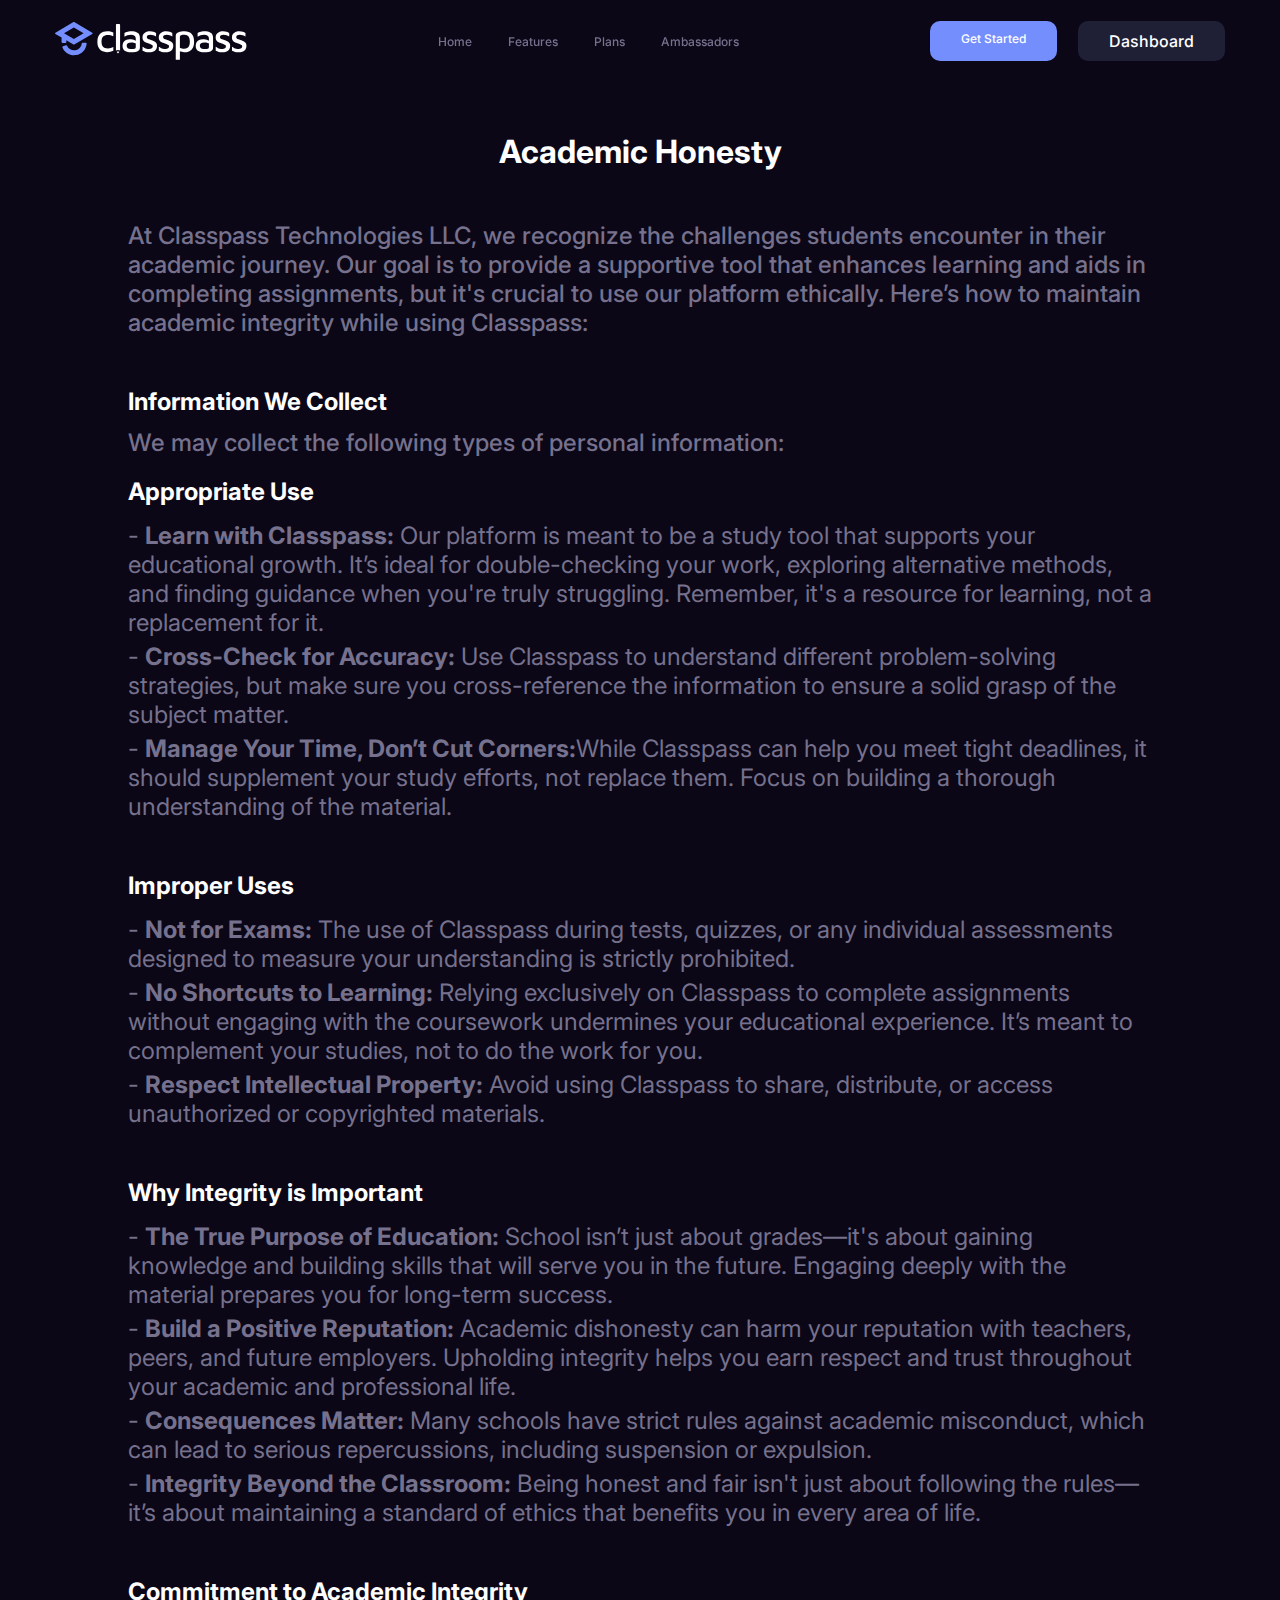
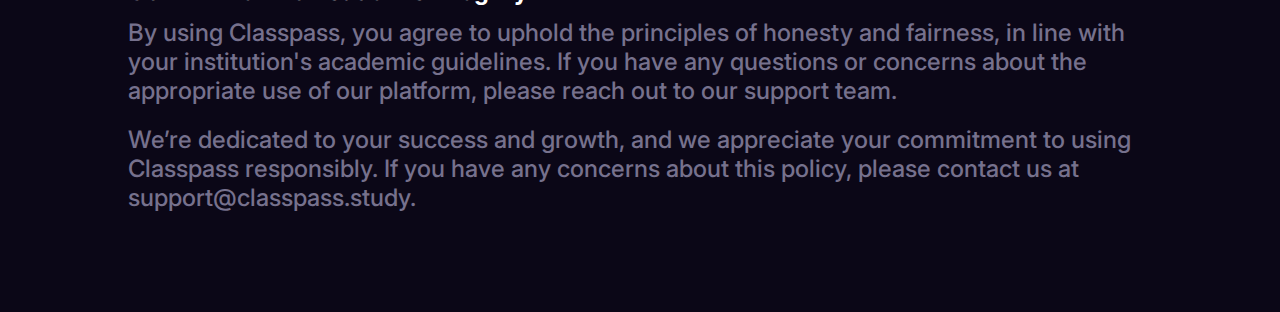
<file: academichonesty.html>
<!DOCTYPE html>
<html lang="en">

<head>
    <meta charset="UTF-8" />
    <meta name="viewport" content="width=device-width, initial-scale=1.0" />
    <link rel="stylesheet" href="./style.css" />
    <title>ClassPass Academic Honesty</title>
</head>

<body>
    <div class="wrapper">
        <div class="navbar">
            <div class="navbar-top">
                <img src="./assets/Logo.svg" class="main-logo" alt="logo" />
                <div class="nav-menu-items">
                    <a href="#">Home</a>
                    <a href="#value">Features</a>
                    <a href="#pricing">Plans</a>
                    <a href="https://docs.google.com/forms/d/e/1FAIpQLScdqOuhdnFWCz3MxbQGtO0qyktb3C2XpcFFq2kzeeshd9UUsw/viewform"
                        target="_blank">Ambassadors</a>
                </div>
                <div class="nav-btns">
                    <a href="https://dashboard.classpass.study/signup?trial=true" class="start-button">Get Started</a>
                    <a href="https://dashboard.classpass.study/signin" class="dashboard-button">Dashboard</a>
                </div>
            </div>
        </div>
        <div class="mobnav">
            <img src="./assets/Logo.svg" class="mobile-logo" alt="logo" />
            <div class="burger-container">

                <div id="burger">
                    <div class="bar topBar"></div>
                    <div class="bar btmBar"></div>
                </div>
            </div>
            <ul class="menu">
                <li class="menu-item"><a href="#">Home</a></li>
                <li class="menu-item"><a href="#value">Features</a></li>
                <li class="menu-item"><a href="#pricing">Plans</a></li>
                <li class="menu-item"><a href="#faq">FAQ</a></li>
                <li class="menu-item"><a
                        href="https://docs.google.com/forms/d/e/1FAIpQLScdqOuhdnFWCz3MxbQGtO0qyktb3C2XpcFFq2kzeeshd9UUsw/viewform"
                        target="_blank">Ambassadors</a></li>
                <div class="nav-btns-mob">
                    <a href="https://dashboard.classpass.study/signin" class="dashboard-button-mob">Dashboard</a>
                    <a href="https://dashboard.classpass.study/signup?trial=true" class="start-button-mob">Get
                        Started</a>
                </div>
            </ul>
        </div>
        <div class="extra_div">
            <h1 class="extra_h1">Academic Honesty</h1>
            <p class="extra_para">At Classpass Technologies LLC, we recognize the challenges students encounter in their
                academic journey. Our goal is to
                provide a supportive tool that enhances learning and aids in completing assignments, but it's crucial to
                use our
                platform ethically. Here’s how to maintain academic integrity while using Classpass:

            </p>
            <div class="extra_div">
                <h2 class="extra_h2">Information We Collect</h2>
                <p class="extra_para">We may collect the following types of personal information:

                </p>

                <h2 class="extra_h2" style="margin-top: 20px;">Appropriate Use</h2>
                <ul class="extra_ul">
                    <li class="extra_li">- <span class="extra_li_span">Learn with Classpass:</span> Our platform is
                        meant to be a study tool that supports your educational growth. It’s ideal for double-checking
                        your
                        work, exploring alternative methods, and finding guidance when you're truly struggling.
                        Remember, it's a resource for
                        learning, not a replacement for it.
                    </li>
                    <li class="extra_li">- <span class="extra_li_span">Cross-Check for Accuracy:</span> Use Classpass to
                        understand different problem-solving strategies, but make sure you cross-reference the
                        information to
                        ensure a solid grasp of the subject matter.
                    </li>
                    <li class="extra_li">- <span class="extra_li_span">Manage Your Time, Don’t Cut Corners:</span>While
                        Classpass can help you meet tight deadlines, it should supplement your study efforts, not
                        replace them. Focus on
                        building a thorough understanding of the material.</li>
                </ul>
            </div>
            <div class="extra_div">
                <h2 class="extra_h2">Improper Uses</h2>
                <ul class="extra_ul">
                    <li class="extra_li">- <span class="extra_li_span">Not for Exams:</span> The use of Classpass during
                        tests, quizzes, or any individual assessments designed to measure your understanding is
                        strictly prohibited.

                    </li>
                    <li class="extra_li">- <span class="extra_li_span">No Shortcuts to Learning:</span> Relying
                        exclusively on Classpass to complete assignments without engaging with the coursework undermines
                        your
                        educational experience. It’s meant to complement your studies, not to do the work for you.

                    </li>
                    <li class="extra_li">- <span class="extra_li_span">Respect Intellectual Property:</span> Avoid using
                        Classpass to share, distribute, or access unauthorized or copyrighted materials.

                    </li>
                </ul>
            </div>
            <div class="extra_div">
                <h2 class="extra_h2">Why Integrity is Important</h2>
                <ul class="extra_ul">
                    <li class="extra_li">- <span class="extra_li_span">The True Purpose of Education:</span> School
                        isn’t just about grades—it's about gaining knowledge and building skills that will serve you in
                        the future.
                        Engaging deeply with the material prepares you for long-term success.
                    </li>
                    <li class="extra_li">- <span class="extra_li_span">Build a Positive Reputation:</span> Academic
                        dishonesty can harm your reputation with teachers, peers, and future employers. Upholding
                        integrity helps you
                        earn respect and trust throughout your academic and professional life.
                    </li>
                    <li class="extra_li">- <span class="extra_li_span">Consequences Matter:</span> Many schools have
                        strict rules against academic misconduct, which can lead to serious repercussions, including
                        suspension or expulsion.

                    </li>
                    <li class="extra_li">- <span class="extra_li_span">Integrity Beyond the Classroom:</span> Being
                        honest and fair isn't just about following the rules—it’s about maintaining a standard of ethics
                        that benefits you
                        in every area of life.


                    </li>
                </ul>
            </div>
            <div class="extra_div">
                <h2 class="extra_h2">Commitment to Academic Integrity
                </h2>
                <p class="extra_para">By using Classpass, you agree to uphold the principles of honesty and fairness, in
                    line with your institution's academic
                    guidelines. If you have any questions or concerns about the appropriate use of our platform, please
                    reach out to our
                    support team.</p>
                <p class="extra_para" style="margin-top: 20px;">We’re dedicated to your success and growth, and we
                    appreciate your commitment to
                    using Classpass responsibly. If you
                    have any concerns about this policy, please contact us at support@classpass.study.
                </p>
            </div>
            <div class="extra_end"></div>
        </div>
    </div>
</body>
<script src="./mobnav.js"></script>

</html>
</file>
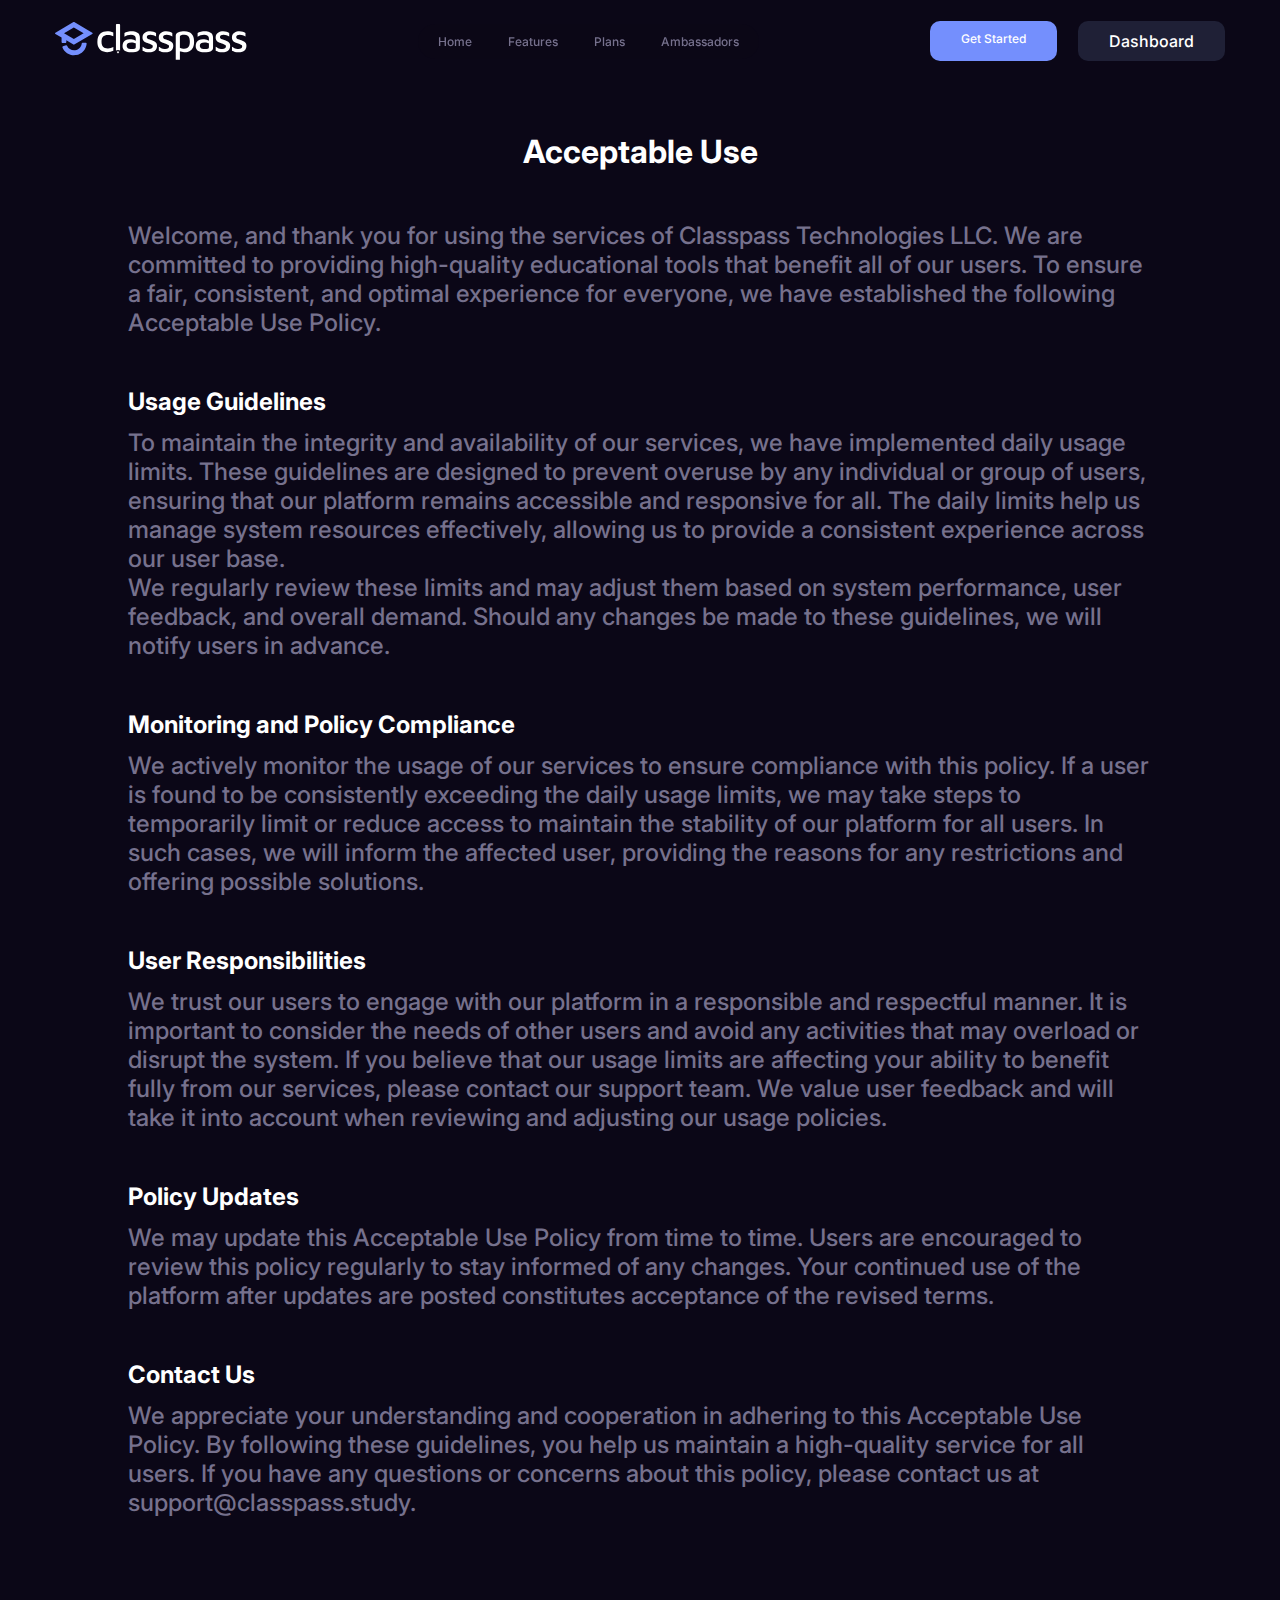
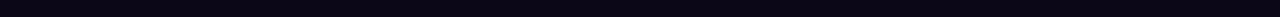
<file: acceptableuse.html>
<!DOCTYPE html>
<html lang="en">

<head>
    <meta charset="UTF-8" />
    <meta name="viewport" content="width=device-width, initial-scale=1.0" />
    <link rel="stylesheet" href="./style.css" />
    <title>ClassPass Acceptable Use</title>
</head>

<body>
    <div class="wrapper">
        <div class="navbar">
            <div class="navbar-top">
                <img src="./assets/Logo.svg" class="main-logo" alt="logo" />
                <div class="nav-menu-items">
                    <a href="#">Home</a>
                    <a href="#value">Features</a>
                    <a href="#pricing">Plans</a>
                    <a href="https://docs.google.com/forms/d/e/1FAIpQLScdqOuhdnFWCz3MxbQGtO0qyktb3C2XpcFFq2kzeeshd9UUsw/viewform"
                        target="_blank">Ambassadors</a>
                </div>
                <div class="nav-btns">
                    <a href="https://dashboard.classpass.study/signup?trial=true" class="start-button">Get Started</a>
                    <a href="https://dashboard.classpass.study/signin" class="dashboard-button">Dashboard</a>
                </div>
            </div>
        </div>
        <div class="mobnav">
            <img src="./assets/Logo.svg" class="mobile-logo" alt="logo" />
            <div class="burger-container">

                <div id="burger">
                    <div class="bar topBar"></div>
                    <div class="bar btmBar"></div>
                </div>
            </div>
            <ul class="menu">
                <li class="menu-item"><a href="#">Home</a></li>
                <li class="menu-item"><a href="#value">Features</a></li>
                <li class="menu-item"><a href="#pricing">Plans</a></li>
                <li class="menu-item"><a href="#faq">FAQ</a></li>
                <li class="menu-item"><a
                        href="https://docs.google.com/forms/d/e/1FAIpQLScdqOuhdnFWCz3MxbQGtO0qyktb3C2XpcFFq2kzeeshd9UUsw/viewform"
                        target="_blank">Ambassadors</a></li>
                <div class="nav-btns-mob">
                    <a href="https://dashboard.classpass.study/signin" class="dashboard-button-mob">Dashboard</a>
                    <a href="https://dashboard.classpass.study/signup?trial=true" class="start-button-mob">Get
                        Started</a>
                </div>
            </ul>
        </div>
        <div class="extra_div">
            <h1 class="extra_h1">Acceptable Use</h1>
            <p class="extra_para">Welcome, and thank you for using the services of Classpass Technologies LLC. We are
                committed to providing high-quality
                educational tools that benefit all of our users. To ensure a fair, consistent, and optimal experience
                for everyone, we
                have established the following Acceptable Use Policy.
            </p>

            <div class="extra_div">
                <h2 class="extra_h2">Usage Guidelines
                </h2>
                <p class="extra_para">To maintain the integrity and availability of our services, we have implemented
                    daily usage limits. These guidelines are
                    designed to prevent overuse by any individual or group of users, ensuring that our platform remains
                    accessible and
                    responsive for all. The daily limits help us manage system resources effectively, allowing us to
                    provide a consistent
                    experience across our user base.
                </p>
                <p class="extra_para">We regularly review these limits and may adjust them based on system performance,
                    user feedback, and overall demand.
                    Should any changes be made to these guidelines, we will notify users in advance.
                </p>
            </div>

            <div class="extra_div">
                <h2 class="extra_h2">Monitoring and Policy Compliance
                </h2>
                <p class="extra_para">We actively monitor the usage of our services to ensure compliance with this
                    policy. If a user is found to be
                    consistently exceeding the daily usage limits, we may take steps to temporarily limit or reduce
                    access to maintain the
                    stability of our platform for all users. In such cases, we will inform the affected user, providing
                    the reasons for any
                    restrictions and offering possible solutions.
                </p>
            </div>

            <div class="extra_div">
                <h2 class="extra_h2">User Responsibilities
                </h2>
                <p class="extra_para">We trust our users to engage with our platform in a responsible and respectful
                    manner. It is important to consider the
                    needs of other users and avoid any activities that may overload or disrupt the system. If you
                    believe that our usage
                    limits are affecting your ability to benefit fully from our services, please contact our support
                    team. We value user
                    feedback and will take it into account when reviewing and adjusting our usage policies.
                </p>
            </div>

            <div class="extra_div">
                <h2 class="extra_h2">Policy Updates
                </h2>
                <p class="extra_para">We may update this Acceptable Use Policy from time to time. Users are encouraged
                    to review this policy regularly to stay
                    informed of any changes. Your continued use of the platform after updates are posted constitutes
                    acceptance of the
                    revised terms.
                </p>
            </div>

            <div class="extra_div">
                <h2 class="extra_h2">Contact Us
                </h2>
                <p class="extra_para">We appreciate your understanding and cooperation in adhering to this Acceptable
                    Use Policy. By following these
                    guidelines, you help us maintain a high-quality service for all users. If you have any questions or
                    concerns about this
                    policy, please contact us at support@classpass.study.

                </p>
            </div>
            <div class="extra_end"></div>
        </div>
    </div>
</body>
<script src="./mobnav.js"></script>

</html>
</file>
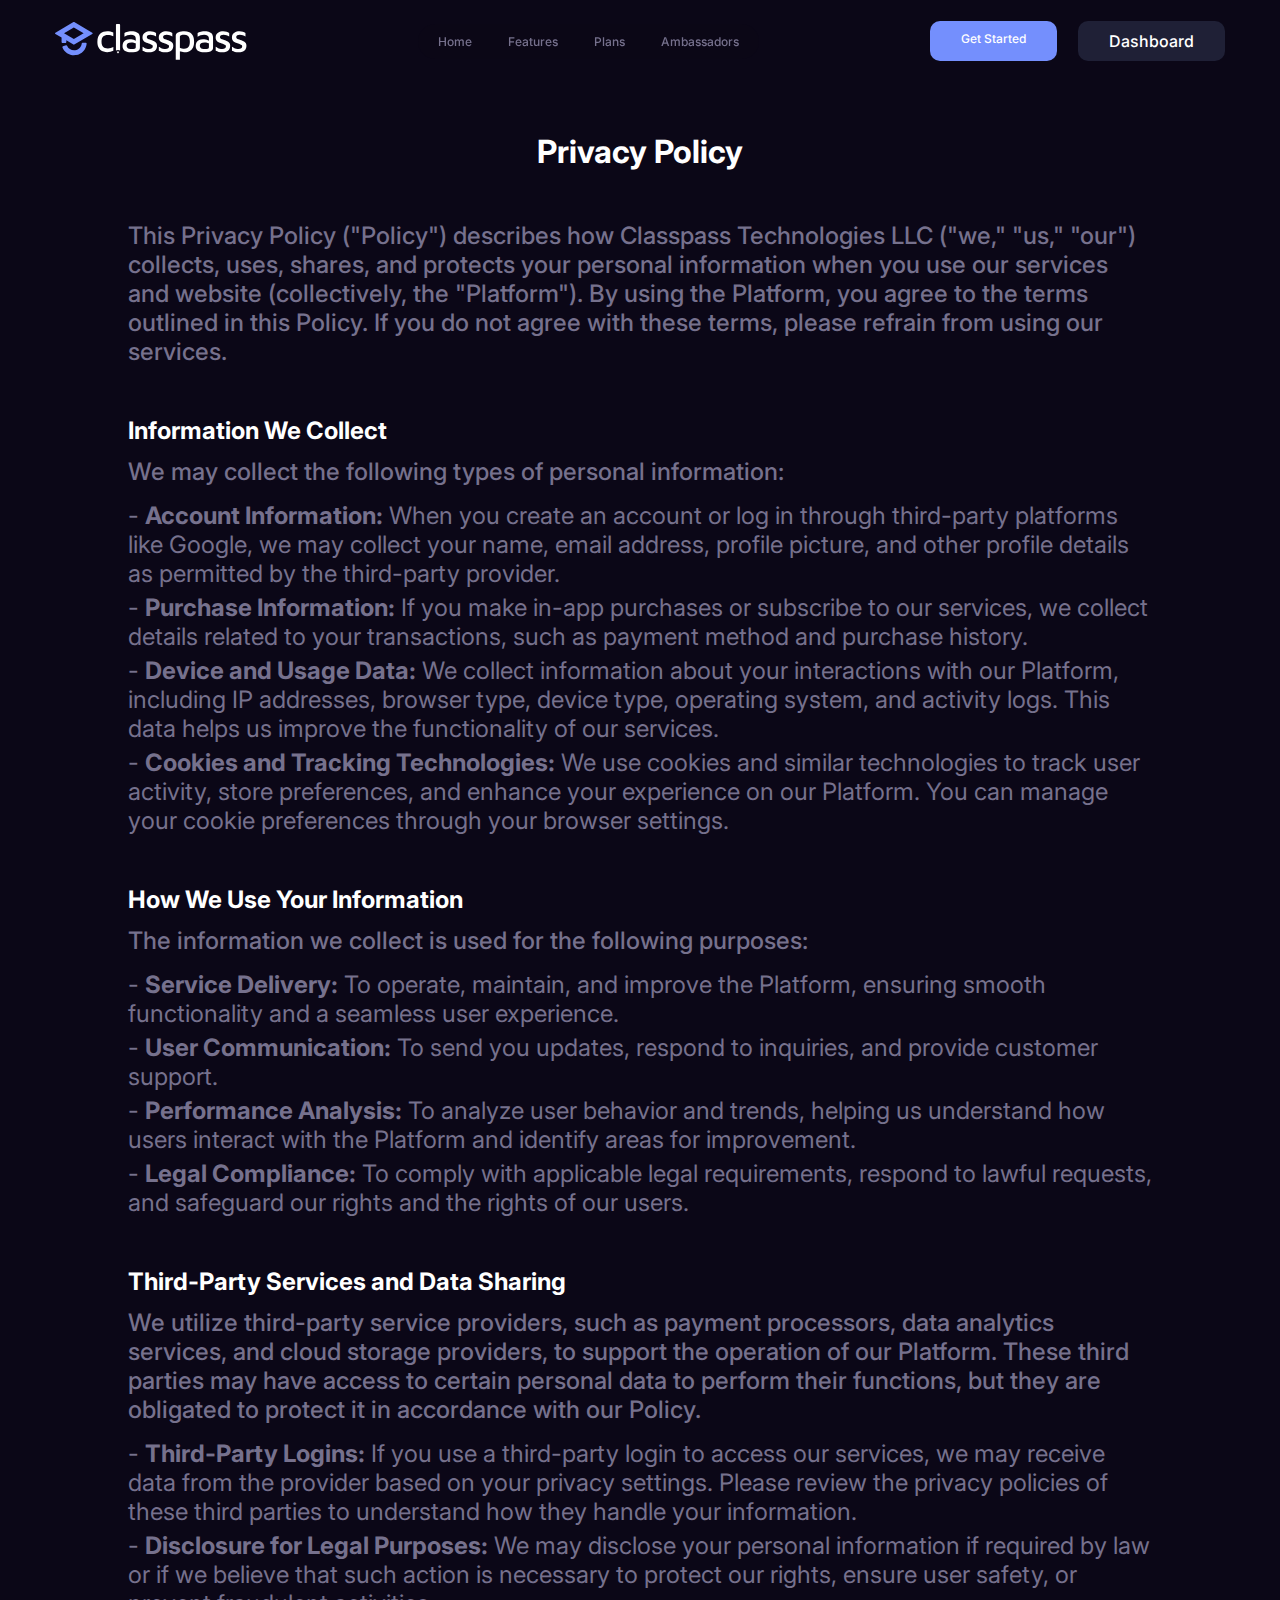
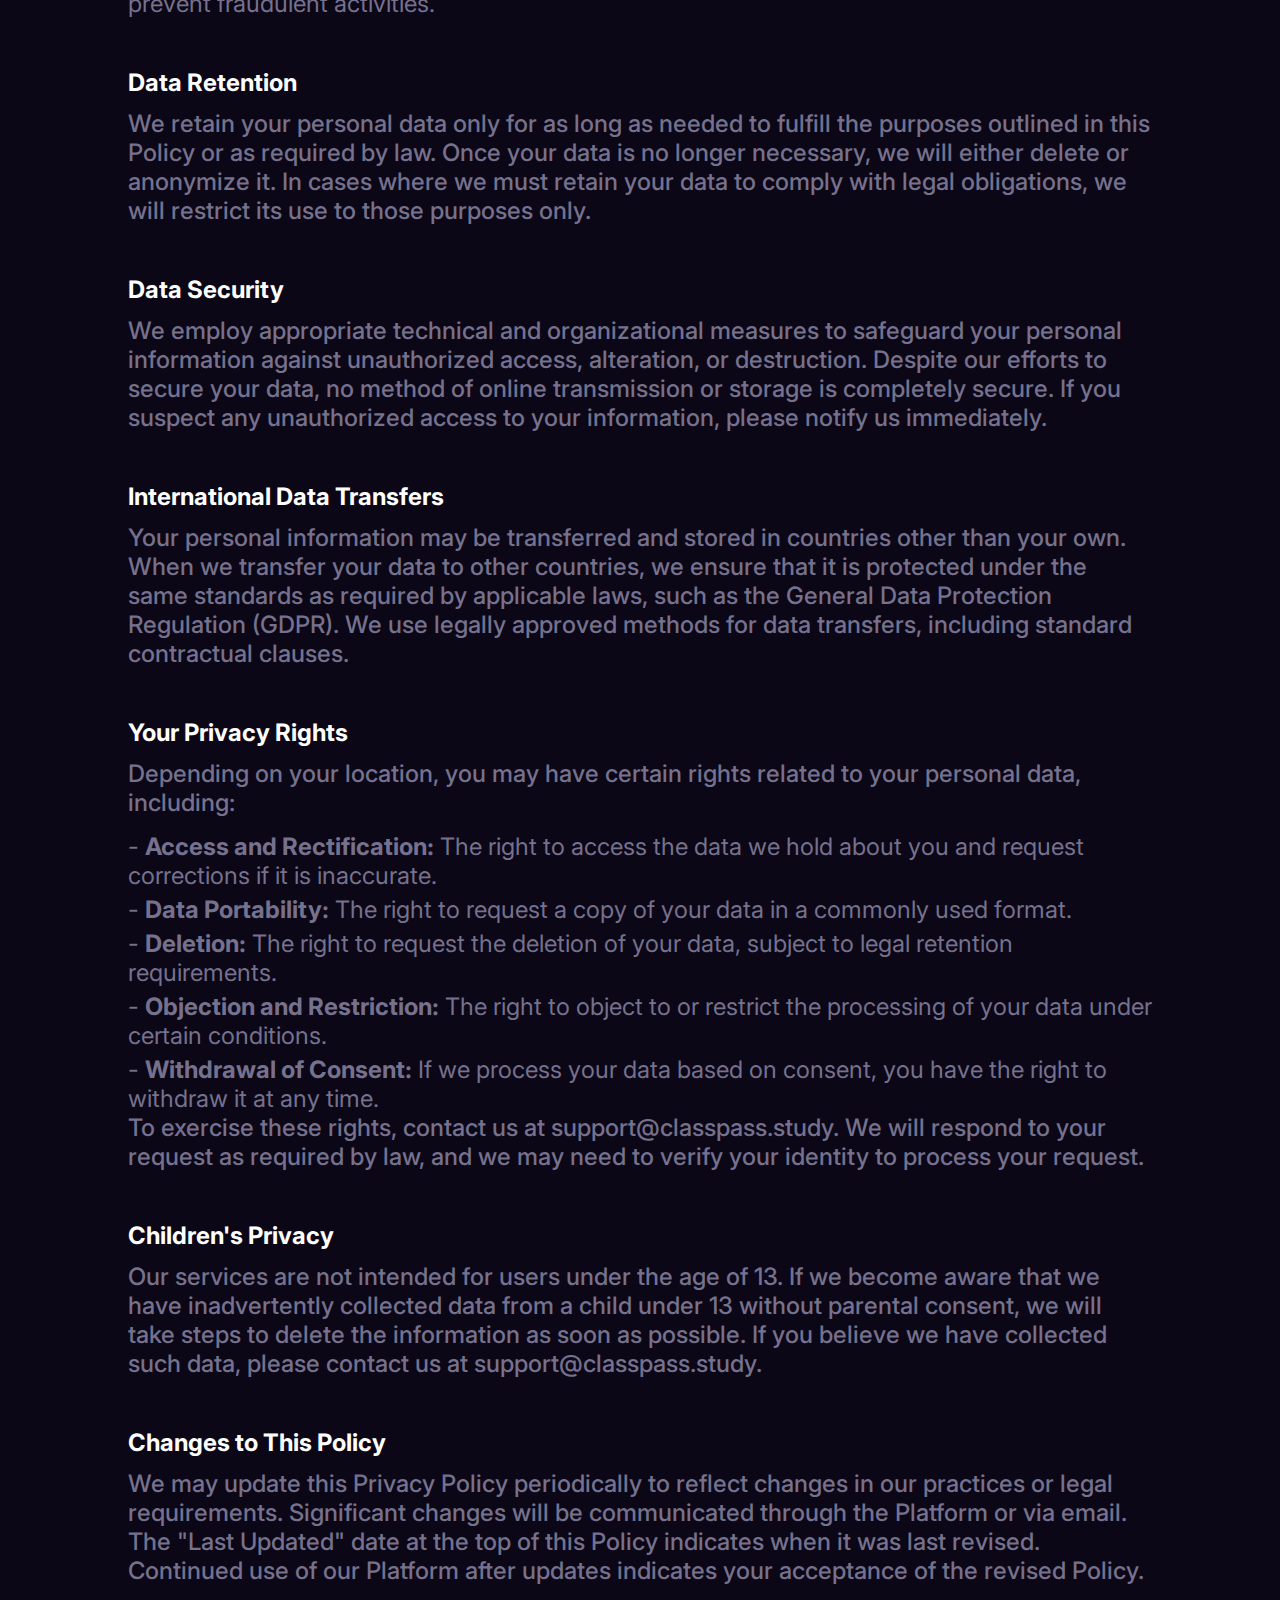
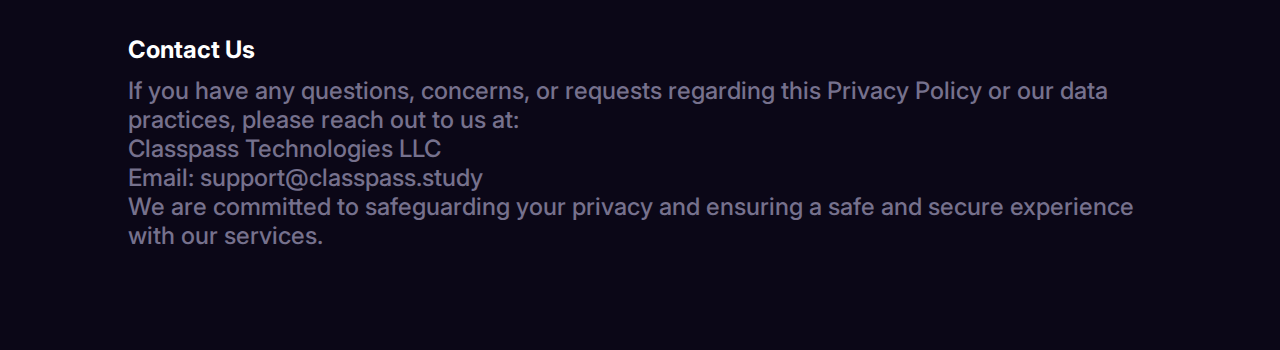
<file: privacy.html>
<!DOCTYPE html>
<html lang="en">

<head>
    <meta charset="UTF-8" />
    <meta name="viewport" content="width=device-width, initial-scale=1.0" />
    <link rel="stylesheet" href="./style.css" />
    <title>ClassPass Privacy</title>
</head>

<body>
    <div class="wrapper">
        <div class="navbar">
            <div class="navbar-top">
                <img src="./assets/Logo.svg" class="main-logo" alt="logo" />
                <div class="nav-menu-items">
                    <a href="#">Home</a>
                    <a href="#value">Features</a>
                    <a href="#pricing">Plans</a>
                    <a href="https://docs.google.com/forms/d/e/1FAIpQLScdqOuhdnFWCz3MxbQGtO0qyktb3C2XpcFFq2kzeeshd9UUsw/viewform"
                        target="_blank">Ambassadors</a>
                </div>
                <div class="nav-btns">
                    <a href="https://dashboard.classpass.study/signup?trial=true" class="start-button">Get Started</a>
                    <a href="https://dashboard.classpass.study/signin" class="dashboard-button">Dashboard</a>
                </div>
            </div>
        </div>
        <div class="mobnav">
            <img src="./assets/Logo.svg" class="mobile-logo" alt="logo" />
            <div class="burger-container">

                <div id="burger">
                    <div class="bar topBar"></div>
                    <div class="bar btmBar"></div>
                </div>
            </div>
            <ul class="menu">
                <li class="menu-item"><a href="#">Home</a></li>
                <li class="menu-item"><a href="#value">Features</a></li>
                <li class="menu-item"><a href="#pricing">Plans</a></li>
                <li class="menu-item"><a href="#faq">FAQ</a></li>
                <li class="menu-item"><a
                        href="https://docs.google.com/forms/d/e/1FAIpQLScdqOuhdnFWCz3MxbQGtO0qyktb3C2XpcFFq2kzeeshd9UUsw/viewform"
                        target="_blank">Ambassadors</a></li>
                <div class="nav-btns-mob">
                    <a href="https://dashboard.classpass.study/signin" class="dashboard-button-mob">Dashboard</a>
                    <a href="https://dashboard.classpass.study/signup?trial=true" class="start-button-mob">Get
                        Started</a>
                </div>
            </ul>
        </div>
        <div class="extra_div">
            <h1 class="extra_h1">Privacy Policy</h1>
            <p class="extra_para">This Privacy Policy ("Policy") describes how Classpass Technologies LLC ("we," "us,"
                "our") collects, uses, shares, and
                protects your personal information when you use our services and website (collectively, the "Platform").
                By using the
                Platform, you agree to the terms outlined in this Policy. If you do not agree with these terms, please
                refrain from
                using our services.

            </p>
            <div class="extra_div">
                <h2 class="extra_h2">Information We Collect</h2>
                <p class="extra_para">We may collect the following types of personal information:

                </p>
                <ul class="extra_ul">
                    <li class="extra_li">- <span class="extra_li_span">Account Information:</span> When you create an
                        account or log in
                        through third-party
                        platforms like Google, we may collect your
                        name, email address, profile picture, and other profile details as permitted by the third-party
                        provider.
                    </li>
                    <li class="extra_li">- <span class="extra_li_span">Purchase Information:</span> If you make in-app
                        purchases or subscribe to our
                        services, we collect details related to your
                        transactions, such as payment method and purchase history.
                    </li>
                    <li class="extra_li">- <span class="extra_li_span">Device and Usage Data:</span> We collect
                        information about your interactions with
                        our Platform, including IP addresses, browser
                        type, device type, operating system, and activity logs. This data helps us improve the
                        functionality of our services.</li>
                    <li class="extra_li">- <span class="extra_li_span">Cookies and Tracking Technologies:</span> We use
                        cookies and similar technologies to
                        track user activity, store preferences,
                        and enhance your experience on our Platform. You can manage your cookie preferences through your
                        browser settings.
                    </li>
                </ul>
            </div>
            <div class="extra_div">
                <h2 class="extra_h2">How We Use Your Information</h2>
                <p class="extra_para">The information we collect is used for the following purposes:

                </p>
                <ul class="extra_ul">
                    <li class="extra_li">- <span class="extra_li_span">Service Delivery:</span> To operate, maintain,
                        and improve the Platform, ensuring smooth functionality and a seamless user experience.

                    </li>
                    <li class="extra_li">- <span class="extra_li_span">User Communication:</span> To send you updates,
                        respond to inquiries, and provide customer support.
                    </li>
                    <li class="extra_li">- <span class="extra_li_span">Performance Analysis:</span> To analyze user
                        behavior and trends, helping us understand how users interact with the Platform and identify
                        areas for
                        improvement.
                    </li>
                    <li class="extra_li">- <span class="extra_li_span">Legal Compliance:</span> To comply with
                        applicable legal requirements, respond to lawful requests, and safeguard our rights and the
                        rights of our
                        users.

                    </li>
                </ul>
            </div>
            <div class="extra_div">
                <h2 class="extra_h2">Third-Party Services and Data Sharing</h2>
                <p class="extra_para">We utilize third-party service providers, such as payment processors, data
                    analytics services, and cloud storage
                    providers, to support the operation of our Platform. These third parties may have access to certain
                    personal data to
                    perform their functions, but they are obligated to protect it in accordance with our Policy.


                </p>
                <ul class="extra_ul">
                    <li class="extra_li">- <span class="extra_li_span">Third-Party Logins:</span> If you use a
                        third-party login to access our services, we may receive data from the provider based on your
                        privacy
                        settings. Please review the privacy policies of these third parties to understand how they
                        handle your information.
                    </li>
                    <li class="extra_li">- <span class="extra_li_span">Disclosure for Legal Purposes:</span> We may
                        disclose your personal information if required by law or if we believe that such action is
                        necessary to protect
                        our rights, ensure user safety, or prevent fraudulent activities.
                    </li>
                </ul>
            </div>
            <div class="extra_div">
                <h2 class="extra_h2">Data Retention
                </h2>
                <p class="extra_para">We retain your personal data only for as long as needed to fulfill the purposes
                    outlined in this Policy or as required
                    by law. Once your data is no longer necessary, we will either delete or anonymize it. In cases where
                    we must retain your
                    data to comply with legal obligations, we will restrict its use to those purposes only.</p>
            </div>
            <div class="extra_div">
                <h2 class="extra_h2">Data Security
                </h2>
                <p class="extra_para">We employ appropriate technical and organizational measures to safeguard your
                    personal information against unauthorized
                    access, alteration, or destruction. Despite our efforts to secure your data, no method of online
                    transmission or storage
                    is completely secure. If you suspect any unauthorized access to your information, please notify us
                    immediately.
                </p>
            </div>
            <div class="extra_div">
                <h2 class="extra_h2">International Data Transfers
                </h2>
                <p class="extra_para">Your personal information may be transferred and stored in countries other than
                    your own. When we transfer your data to
                    other countries, we ensure that it is protected under the same standards as required by applicable
                    laws, such as the
                    General Data Protection Regulation (GDPR). We use legally approved methods for data transfers,
                    including standard
                    contractual clauses.
                </p>
            </div>
            <div class="extra_div">
                <h2 class="extra_h2">Your Privacy Rights</h2>
                <p class="extra_para">Depending on your location, you may have certain rights related to your personal
                    data, including:

                </p>
                <ul class="extra_ul">
                    <li class="extra_li">- <span class="extra_li_span">Access and Rectification:</span> The right to
                        access the data we hold about you and request corrections if it is inaccurate.

                    </li>
                    <li class="extra_li">- <span class="extra_li_span">Data Portability:</span> The right to request a
                        copy of your data in a commonly used format.

                    </li>
                    <li class="extra_li">- <span class="extra_li_span">Deletion:</span> The right to request the
                        deletion of your data, subject to legal retention requirements.
                    </li>
                    <li class="extra_li">- <span class="extra_li_span">Objection and Restriction:</span> The right to
                        object to or restrict the processing of your data under certain conditions.
                    </li>

                    <li class="extra_li">- <span class="extra_li_span">Withdrawal of Consent:</span> If we process your
                        data based on consent, you have the right to withdraw it at any time.
                    </li>
                </ul>
                <p class="extra_para">To exercise these rights, contact us at support@classpass.study. We will respond
                    to your request as required by law, and
                    we may need to verify your identity to process your request.</p>
            </div>
            <div class="extra_div">
                <h2 class="extra_h2">Children's Privacy
                </h2>
                <p class="extra_para">Our services are not intended for users under the age of 13. If we become aware
                    that we have inadvertently collected
                    data from a child under 13 without parental consent, we will take steps to delete the information as
                    soon as possible.
                    If you believe we have collected such data, please contact us at support@classpass.study.

                </p>
            </div>
            <div class="extra_div">
                <h2 class="extra_h2">Changes to This Policy
                </h2>
                <p class="extra_para">We may update this Privacy Policy periodically to reflect changes in our practices
                    or legal requirements. Significant
                    changes will be communicated through the Platform or via email. The "Last Updated" date at the top
                    of this Policy
                    indicates when it was last revised. Continued use of our Platform after updates indicates your
                    acceptance of the revised
                    Policy.


                </p>
            </div>
            <div class="extra_div">
                <h2 class="extra_h2">Contact Us
                </h2>
                <p class="extra_para">If you have any questions, concerns, or requests regarding this Privacy Policy or
                    our data practices, please reach out
                    to us at:</p>

                <p class="extra_para">Classpass Technologies LLC</p>
                <p class="extra_para">Email: support@classpass.study</p>

                <p class="extra_para">We are committed to safeguarding your privacy and ensuring a safe and secure
                    experience with our
                    services.</p>
            </div>
            <div class="extra_end"></div>
        </div>
    </div>
</body>
<script src="./mobnav.js"></script>

</html>
</file>
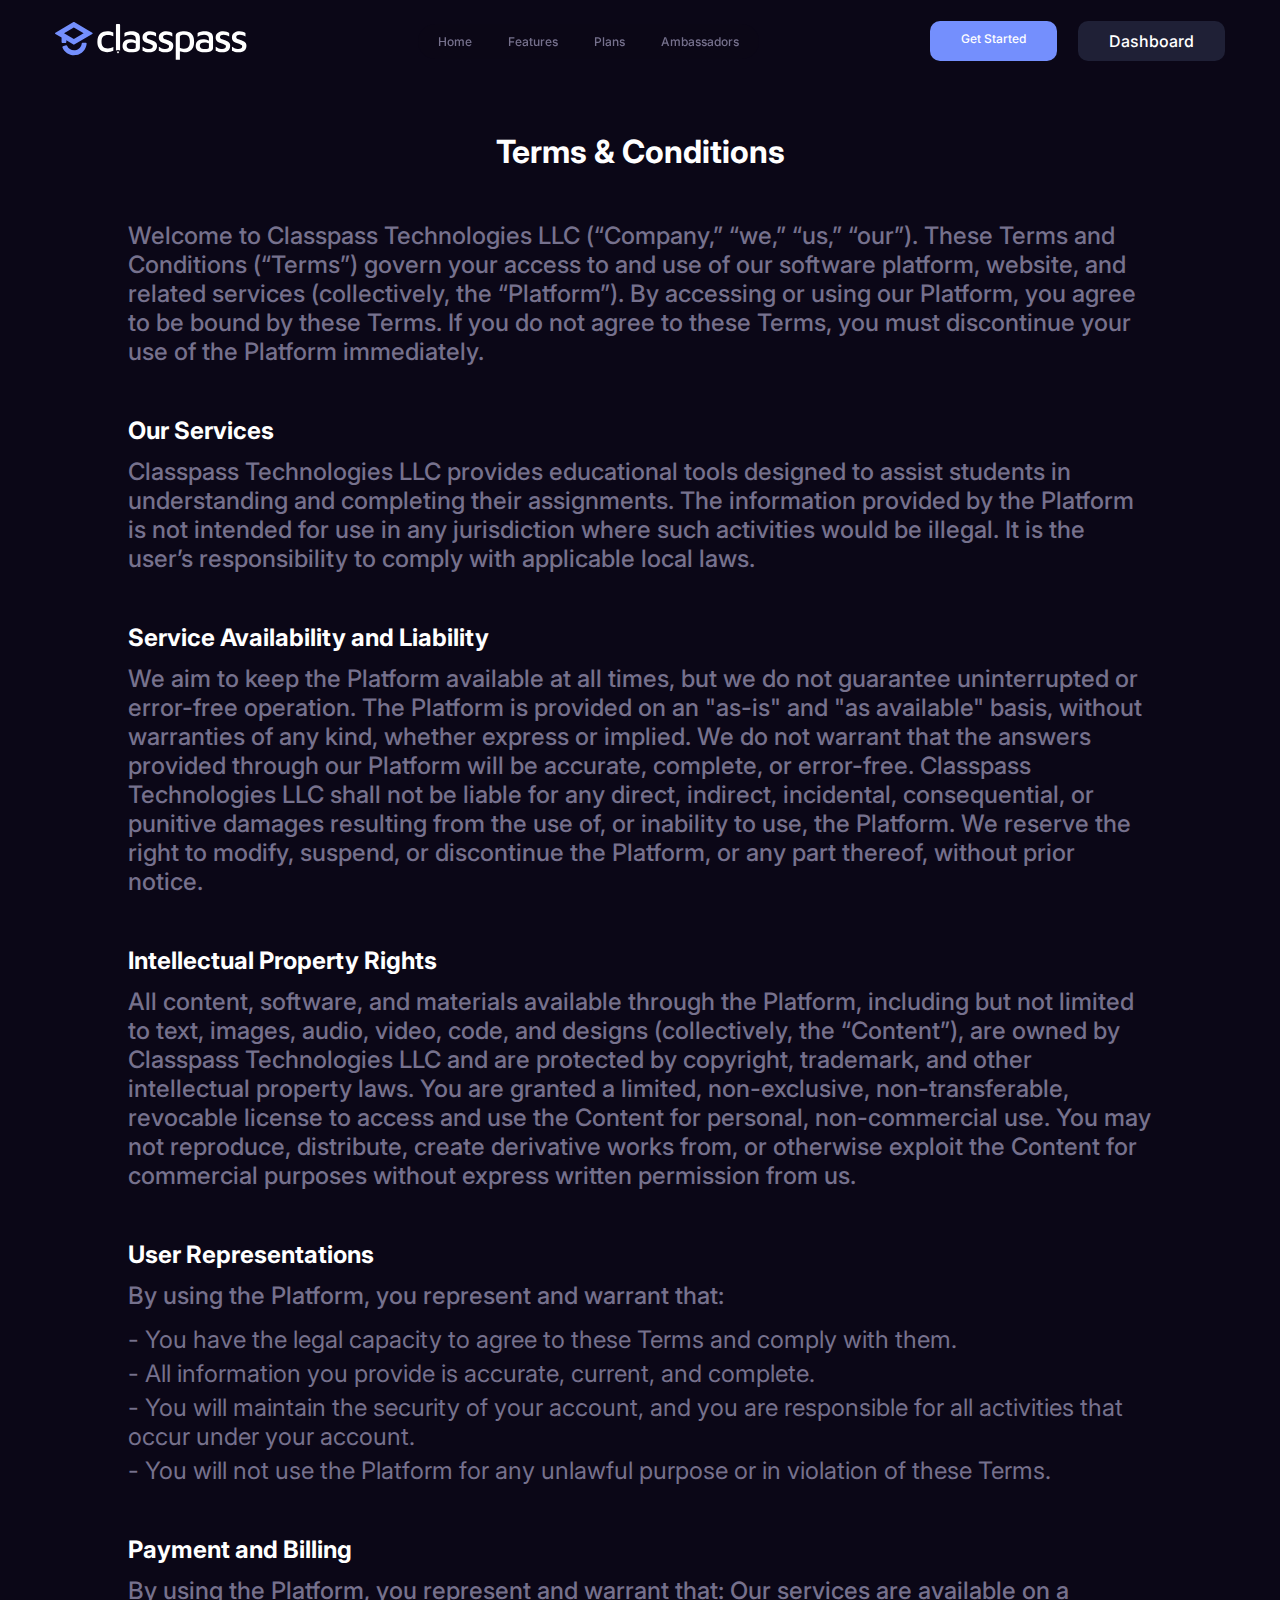
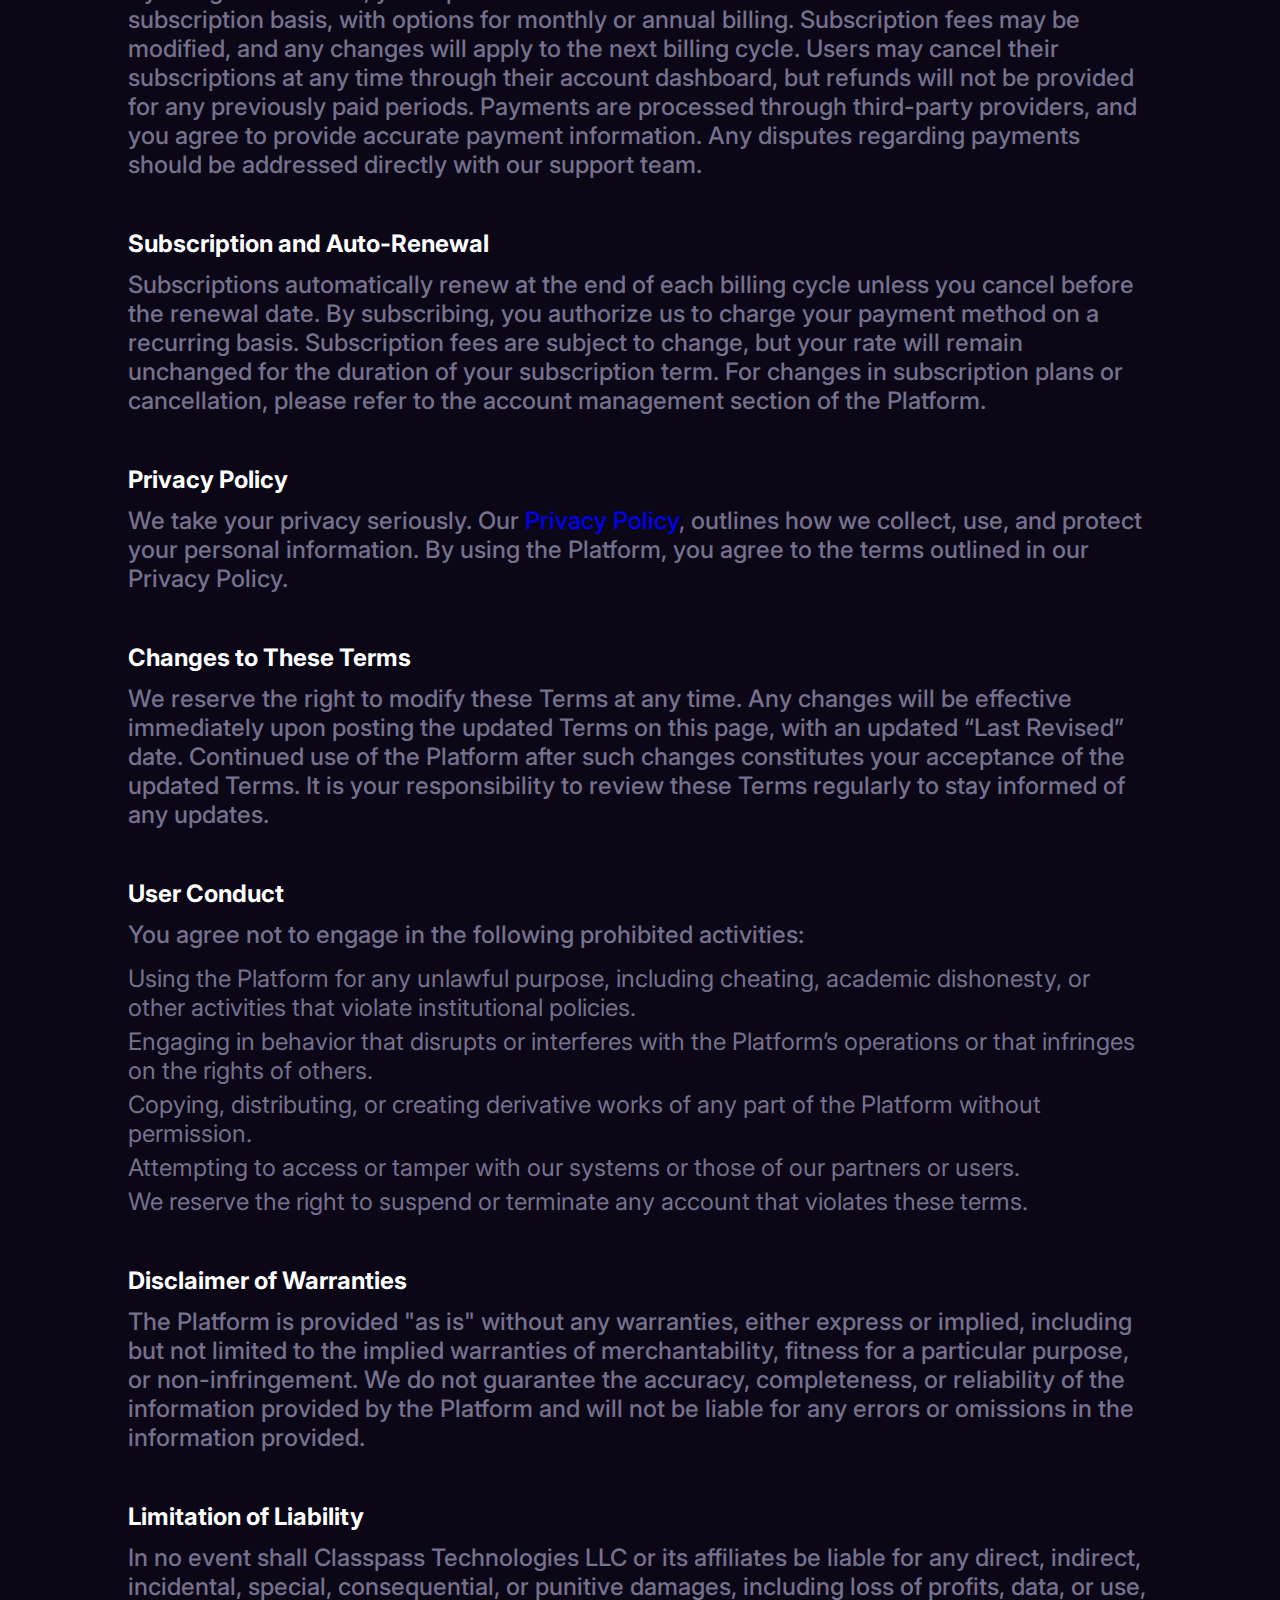
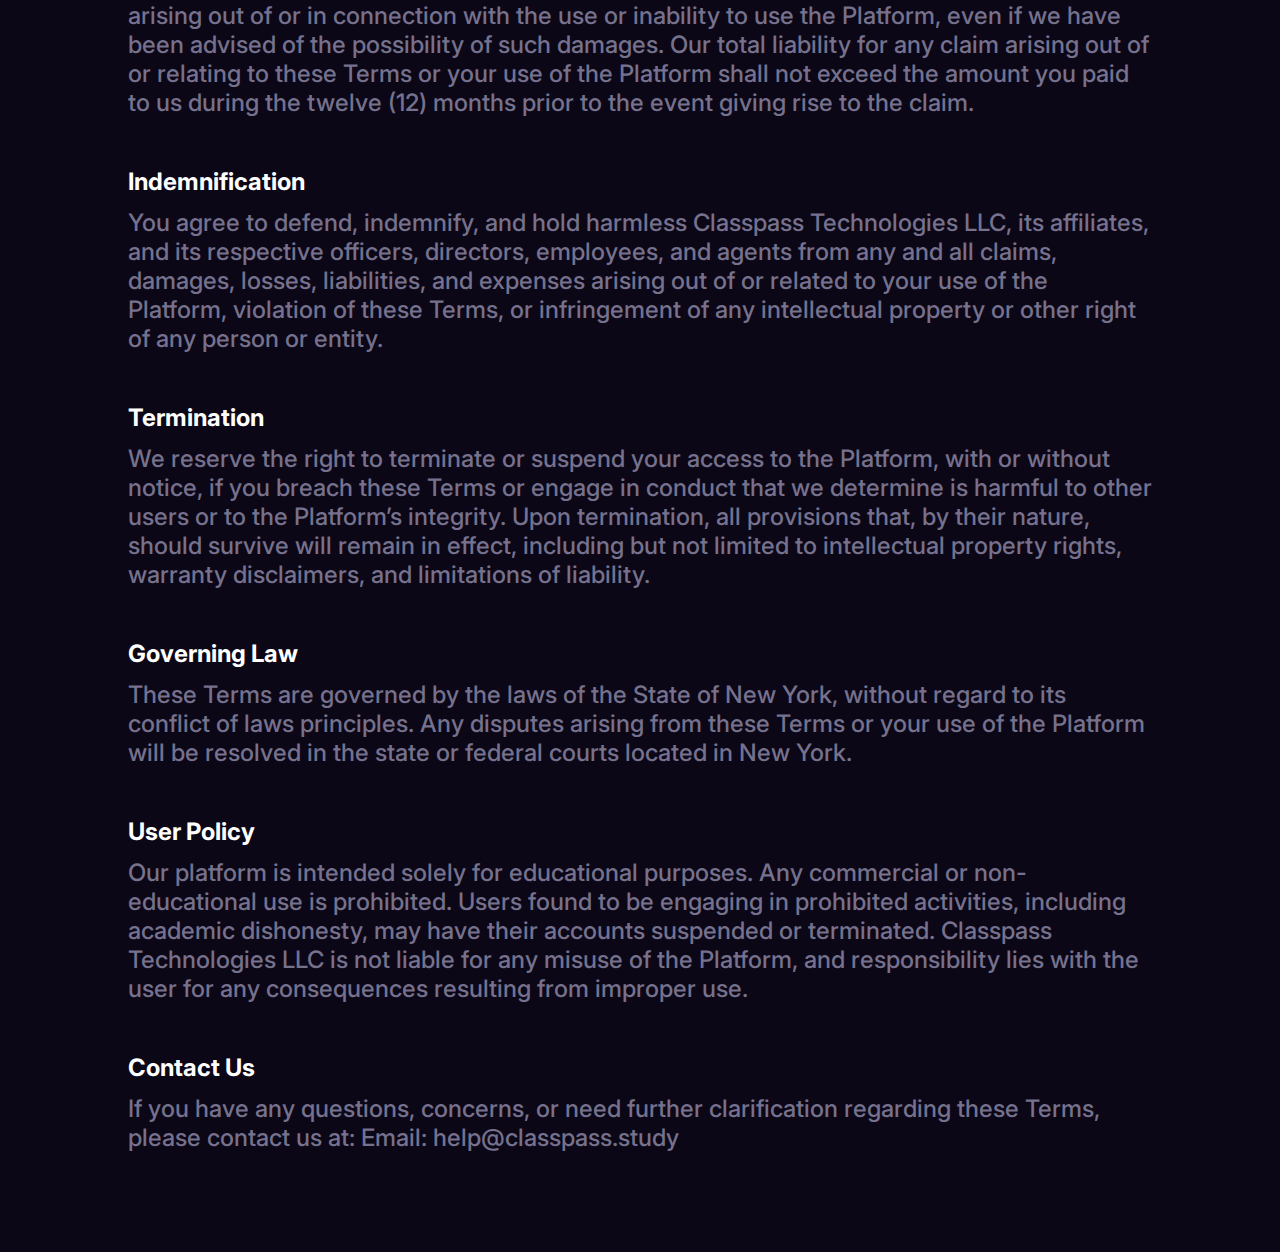
<file: terms.html>
<!DOCTYPE html>
<html lang="en">

<head>
    <meta charset="UTF-8" />
    <meta name="viewport" content="width=device-width, initial-scale=1.0" />
    <link rel="stylesheet" href="./style.css" />
    <title>ClassPass Terms & Conditions</title>
</head>

<body>
    <div class="wrapper">
        <div class="navbar">
            <div class="navbar-top">
                <img src="./assets/Logo.svg" class="main-logo" alt="logo" />
                <div class="nav-menu-items">
                    <a href="#">Home</a>
                    <a href="#value">Features</a>
                    <a href="#pricing">Plans</a>
                    <a href="https://docs.google.com/forms/d/e/1FAIpQLScdqOuhdnFWCz3MxbQGtO0qyktb3C2XpcFFq2kzeeshd9UUsw/viewform"
                        target="_blank">Ambassadors</a>
                </div>
                <div class="nav-btns">
                    <a href="https://dashboard.classpass.study/signup?trial=true" class="start-button">Get Started</a>
                    <a href="https://dashboard.classpass.study/signin" class="dashboard-button">Dashboard</a>
                </div>
            </div>
        </div>
        <div class="mobnav">
            <img src="./assets/Logo.svg" class="mobile-logo" alt="logo" />
            <div class="burger-container">

                <div id="burger">
                    <div class="bar topBar"></div>
                    <div class="bar btmBar"></div>
                </div>
            </div>
            <ul class="menu">
                <li class="menu-item"><a href="#">Home</a></li>
                <li class="menu-item"><a href="#value">Features</a></li>
                <li class="menu-item"><a href="#pricing">Plans</a></li>
                <li class="menu-item"><a href="#faq">FAQ</a></li>
                <li class="menu-item"><a
                        href="https://docs.google.com/forms/d/e/1FAIpQLScdqOuhdnFWCz3MxbQGtO0qyktb3C2XpcFFq2kzeeshd9UUsw/viewform"
                        target="_blank">Ambassadors</a></li>
                <div class="nav-btns-mob">
                    <a href="https://dashboard.classpass.study/signin" class="dashboard-button-mob">Dashboard</a>
                    <a href="https://dashboard.classpass.study/signup?trial=true" class="start-button-mob">Get
                        Started</a>
                </div>
            </ul>
        </div>
        <div class="extra_div">
            <h1 class="extra_h1">Terms & Conditions</h1>
            <p class="extra_para">Welcome to Classpass Technologies LLC (“Company,” “we,” “us,” “our”). These Terms and
                Conditions
                (“Terms”) govern your
                access to and use of our software platform, website, and related services (collectively, the
                “Platform”). By accessing
                or using our Platform, you agree to be bound by these Terms. If you do not agree to these Terms, you
                must discontinue
                your use of the Platform immediately.
            </p>
            <div class="extra_div">
                <h2 class="extra_h2">Our Services</h2>
                <p class="extra_para">Classpass Technologies LLC provides educational tools designed to assist students
                    in understanding
                    and
                    completing their
                    assignments. The information provided by the Platform is not intended for use in any jurisdiction
                    where
                    such activities
                    would be illegal. It is the user’s responsibility to comply with applicable local laws.
                </p>
            </div>
            <div class="extra_div">
                <h2 class="extra_h2">Service Availability and Liability</h2>
                <p class="extra_para">We aim to keep the Platform available at all times, but we do not guarantee
                    uninterrupted or error-free operation. The
                    Platform is provided on an "as-is" and "as available" basis, without warranties of any kind, whether
                    express or implied.
                    We do not warrant that the answers provided through our Platform will be accurate, complete, or
                    error-free. Classpass
                    Technologies LLC shall not be liable for any direct, indirect, incidental, consequential, or
                    punitive
                    damages resulting
                    from the use of, or inability to use, the Platform. We reserve the right to modify, suspend, or
                    discontinue the
                    Platform, or any part thereof, without prior notice.

                </p>
            </div>
            <div class="extra_div">
                <h2 class="extra_h2">Intellectual Property Rights</h2>
                <p class="extra_para">All content, software, and materials available through the Platform, including but
                    not limited to text, images, audio,
                    video, code, and designs (collectively, the “Content”), are owned by Classpass Technologies LLC and
                    are protected by
                    copyright, trademark, and other intellectual property laws. You are granted a limited,
                    non-exclusive, non-transferable,
                    revocable license to access and use the Content for personal, non-commercial use. You may not
                    reproduce, distribute,
                    create derivative works from, or otherwise exploit the Content for commercial purposes without
                    express written
                    permission from us.
                </p>
            </div>
            <div class="extra_div">
                <h2 class="extra_h2">User Representations</h2>
                <p class="extra_para">By using the Platform, you represent and warrant that:
                <ul class="extra_ul">
                    <li class="extra_li">- You have the legal capacity to agree to these Terms and comply with them.
                    </li>
                    <li class="extra_li">- All information you provide is accurate, current, and complete.</li>
                    <li class="extra_li">- You will maintain the security of your account, and you are responsible for
                        all activities
                        that
                        occur under your
                        account.</li>
                    <li class="extra_li">- You will not use the Platform for any unlawful purpose or in violation of
                        these Terms.</li>
                </ul>
                </p>
            </div>
            <div class="extra_div">
                <h2 class="extra_h2">Payment and Billing</h2>
                <p class="extra_para">By using the Platform, you represent and warrant that:
                    Our services are available on a subscription basis, with options for monthly or annual billing.
                    Subscription fees may be
                    modified, and any changes will apply to the next billing cycle. Users may cancel their subscriptions
                    at any time through
                    their account dashboard, but refunds will not be provided for any previously paid periods. Payments
                    are processed
                    through third-party providers, and you agree to provide accurate payment information. Any disputes
                    regarding payments
                    should be addressed directly with our support team.
                </p>
            </div>
            <div class="extra_div">
                <h2 class="extra_h2">Subscription and Auto-Renewal</h2>
                <p class="extra_para">Subscriptions automatically renew at the end of each billing cycle unless you
                    cancel before the renewal date. By
                    subscribing, you authorize us to charge your payment method on a recurring basis. Subscription fees
                    are subject to
                    change, but your rate will remain unchanged for the duration of your subscription term. For changes
                    in subscription
                    plans or cancellation, please refer to the account management section of the Platform.

                </p>
            </div>
            <div class="extra_div">
                <h2 class="extra_h2">Privacy Policy</h2>
                <p class="extra_para">We take your privacy seriously. Our <a href="#">Privacy Policy</a>,
                    outlines how
                    we collect, use,
                    and protect your personal information.
                    By using the Platform, you agree to the terms outlined in our Privacy Policy.
                </p>
            </div>
            <div class="extra_div">
                <h2 class="extra_h2">Changes to These Terms</h2>
                <p class="extra_para">We reserve the right to modify these Terms at any time. Any changes will be
                    effective immediately upon posting the
                    updated Terms on this page, with an updated “Last Revised” date. Continued use of the Platform after
                    such changes
                    constitutes your acceptance of the updated Terms. It is your responsibility to review these Terms
                    regularly to stay
                    informed of any updates.
                </p>
            </div>
            <div class="extra_div">
                <h2 class="extra_h2">User Conduct</h2>
                <p class="extra_para">You agree not to engage in the following prohibited activities:
                <ul class="extra_ul">
                    <li class="extra_li">Using the Platform for any unlawful purpose, including cheating, academic
                        dishonesty, or other
                        activities that violate
                        institutional policies.</li>

                    <li class="extra_li">Engaging in behavior that disrupts or interferes with the Platform’s operations
                        or that infringes on
                        the rights of
                        others.</li>

                    <li class="extra_li">Copying, distributing, or creating derivative works of any part of the Platform
                        without permission.</li>

                    <li class="extra_li">Attempting to access or tamper with our systems or those of our partners or
                        users.</li>

                    <li class="extra_li">We reserve the right to suspend or terminate any account that violates these
                        terms.</li>
                </ul>
                </p>
            </div>
            <div class="extra_div">
                <h2 class="extra_h2">Disclaimer of Warranties</h2>
                <p class="extra_para">The Platform is provided "as is" without any warranties, either express or
                    implied, including but not limited to the
                    implied warranties of merchantability, fitness for a particular purpose, or non-infringement. We do
                    not guarantee the
                    accuracy, completeness, or reliability of the information provided by the Platform and will not be
                    liable for any errors
                    or omissions in the information provided.
                </p>
            </div>
            <div class="extra_div">
                <h2 class="extra_h2">Limitation of Liability</h2>
                <p class="extra_para">In no event shall Classpass Technologies LLC or its affiliates be liable for any
                    direct, indirect, incidental, special,
                    consequential, or punitive damages, including loss of profits, data, or use, arising out of or in
                    connection with the
                    use or inability to use the Platform, even if we have been advised of the possibility of such
                    damages. Our total
                    liability for any claim arising out of or relating to these Terms or your use of the Platform shall
                    not exceed the
                    amount you paid to us during the twelve (12) months prior to the event giving rise to the claim.

                </p>
            </div>
            <div class="extra_div">
                <h2 class="extra_h2">Indemnification</h2>
                <p class="extra_para">You agree to defend, indemnify, and hold harmless Classpass Technologies LLC, its
                    affiliates, and its respective
                    officers, directors, employees, and agents from any and all claims, damages, losses, liabilities,
                    and expenses arising
                    out of or related to your use of the Platform, violation of these Terms, or infringement of any
                    intellectual property or
                    other right of any person or entity.

                </p>
            </div>
            <div class="extra_div">
                <h2 class="extra_h2">Termination</h2>
                <p class="extra_para">We reserve the right to terminate or suspend your access to the Platform, with or
                    without notice, if you breach these
                    Terms or engage in conduct that we determine is harmful to other users or to the Platform’s
                    integrity. Upon termination,
                    all provisions that, by their nature, should survive will remain in effect, including but not
                    limited to intellectual
                    property rights, warranty disclaimers, and limitations of liability.


                </p>
            </div>
            <div class="extra_div">
                <h2 class="extra_h2">Governing Law</h2>
                <p class="extra_para">These Terms are governed by the laws of the State of New York, without regard to
                    its conflict of laws principles. Any
                    disputes arising from these Terms or your use of the Platform will be resolved in the state or
                    federal courts located in
                    New York.


                </p>
            </div>
            <div class="extra_div">
                <h2 class="extra_h2">User Policy
                </h2>
                <p class="extra_para">Our platform is intended solely for educational purposes. Any commercial or
                    non-educational use is prohibited. Users
                    found to be engaging in prohibited activities, including academic dishonesty, may have their
                    accounts suspended or
                    terminated. Classpass Technologies LLC is not liable for any misuse of the Platform, and
                    responsibility lies with the
                    user for any consequences resulting from improper use.



                </p>
            </div>
            <div class="extra_div">
                <h2 class="extra_h2">Contact Us
                </h2>
                <p class="extra_para">If you have any questions, concerns, or need further clarification regarding these
                    Terms, please contact us at:
                    Email: help@classpass.study

                </p>
            </div>
            <div class="extra_end"></div>
        </div>
    </div>
</body>
<script src="./mobnav.js"></script>

</html>
</file>
<file: style.css>
@import url("https://fonts.googleapis.com/css2?family=Inter:wght@400;500;600;700&display=swap");

* {
  margin: 0px;
  padding: 0px;
  box-sizing: border-box;
}

html {
  scroll-behavior: smooth;
}

body {
  background-color: #0b0717;
  font-family: "Inter", sans-serif;
  color: #ffffff;
  max-width: 100%;
  overflow-x: hidden;
}

a {
  cursor: pointer;
  text-decoration: none;
}

/* navbar start */

.mobnav {
  position: sticky;
  display: none;
  top: 0;
  left: 0;
  height: 70px;
  width: 100%;
  overflow: hidden;
  z-index: 10;
}

.mobnav .burger-container {
  position: absolute;
  right: 1rem;
  display: inline-block;
  height: 50px;
  width: 50px;
  cursor: pointer;
  -webkit-transform: rotate(0deg);
  transform: rotate(0deg);
  -webkit-transition: all 0.3s cubic-bezier(0.4, 0.01, 0.165, 0.99);
  transition: all 0.3s cubic-bezier(0.4, 0.01, 0.165, 0.99);
  -webkit-user-select: none;
  -moz-user-select: none;
  -ms-user-select: none;
  user-select: none;
  -webkit-tap-highlight-color: transparent;
}

.mobile-logo {
  position: absolute;
  left: 2rem;
  top: 35px;
  display: inline-block;
  width: 25vw;
}

.mobnav .burger-container #burger {
  width: 24px;
  height: 8px;
  position: relative;
  display: block;
  margin: -4px auto 0;
  top: 80%;
}

select {
  cursor: pointer;
  background-image: url("./assets/down.png");
  background-position-x: 120px;
  background-repeat: no-repeat;
  background-position-y: 18px;
}

.mobnav .burger-container #burger .bar {
  width: 100%;
  height: 1px;
  display: block;
  position: relative;
  background: #fff;
  -webkit-transition: all 0.3s cubic-bezier(0.4, 0.01, 0.165, 0.99);
  transition: all 0.3s cubic-bezier(0.4, 0.01, 0.165, 0.99);
  -webkit-transition-delay: 0s;
  transition-delay: 0s;
}
.mobnav .burger-container #burger .bar.topBar {
  -webkit-transform: translateY(0px) rotate(0deg);
  transform: translateY(0px) rotate(0deg);
}
.mobnav .burger-container #burger .bar.btmBar {
  -webkit-transform: translateY(6px) rotate(0deg);
  transform: translateY(6px) rotate(0deg);
}
.mobnav .icon {
  display: inline-block;
  position: absolute;
  height: 100%;
  line-height: 50px;
  width: 50px;
  height: 50px;
  text-align: center;
  color: #fff;
  font-size: 22px;
  left: 50%;
  -webkit-transform: translateX(-50%);
  transform: translateX(-50%);
}

.mobnav .icon.icon-bag {
  right: 0;
  top: 0;
  left: auto;
  -webkit-transform: translateX(0px);
  transform: translateX(0px);
  -webkit-transition: -webkit-transform 0.5s
    cubic-bezier(0.4, 0.01, 0.165, 0.99);
  transition: -webkit-transform 0.5s cubic-bezier(0.4, 0.01, 0.165, 0.99);
  transition: transform 0.5s cubic-bezier(0.4, 0.01, 0.165, 0.99);
  transition: transform 0.5s cubic-bezier(0.4, 0.01, 0.165, 0.99),
    -webkit-transform 0.5s cubic-bezier(0.4, 0.01, 0.165, 0.99);
  -webkit-transition-delay: 0.65s;
  transition-delay: 0.65s;
}

.mobnav ul.menu {
  position: relative;
  padding: 0px 2rem;
  list-style: none;
  z-index: -1;
  margin-top: 30%;
  transform: translateX(-770px);
  width: 100vw;
  text-align: start;
}

.visible {
  z-index: 1 !important;
  display: block !important;
  transform: translateX(0px) !important;
}

.menu .login {
  box-shadow: none;
}

.mobnav ul.menu li.menu-item {
  margin-top: 5px;
  -webkit-transform: scale(1.15) translateY(-30px);
  transform: scale(1.15) translateY(-30px);
  opacity: 0;
  -webkit-transition: opacity 0.6s cubic-bezier(0.4, 0.01, 0.165, 0.99),
    -webkit-transform 0.5s cubic-bezier(0.4, 0.01, 0.165, 0.99);
  transition: opacity 0.6s cubic-bezier(0.4, 0.01, 0.165, 0.99),
    -webkit-transform 0.5s cubic-bezier(0.4, 0.01, 0.165, 0.99);
  transition: transform 0.5s cubic-bezier(0.4, 0.01, 0.165, 0.99),
    opacity 0.6s cubic-bezier(0.4, 0.01, 0.165, 0.99);
  transition: transform 0.5s cubic-bezier(0.4, 0.01, 0.165, 0.99),
    opacity 0.6s cubic-bezier(0.4, 0.01, 0.165, 0.99),
    -webkit-transform 0.5s cubic-bezier(0.4, 0.01, 0.165, 0.99);
}
.mobnav ul.menu li.menu-item:nth-child(1) {
  -webkit-transition-delay: 0.49s;
  transition-delay: 0.49s;
}
.mobnav ul.menu li.menu-item:nth-child(2) {
  -webkit-transition-delay: 0.42s;
  transition-delay: 0.42s;
}
.mobnav ul.menu li.menu-item:nth-child(3) {
  -webkit-transition-delay: 0.35s;
  transition-delay: 0.35s;
}
.mobnav ul.menu li.menu-item:nth-child(4) {
  -webkit-transition-delay: 0.28s;
  transition-delay: 0.28s;
}
.mobnav ul.menu li.menu-item:nth-child(5) {
  -webkit-transition-delay: 0.21s;
  transition-delay: 0.21s;
}
.mobnav ul.menu li.menu-item:nth-child(6) {
  -webkit-transition-delay: 0.14s;
  transition-delay: 0.14s;
}
.mobnav ul.menu li.menu-item:nth-child(7) {
  -webkit-transition-delay: 0.07s;
  transition-delay: 0.07s;
}
.mobnav ul.menu li.menu-item a {
  display: block;
  position: relative;
  color: #fff;
  font-weight: 100;
  text-decoration: none;
  font-size: 16px;
  line-height: 2.35;
  font-weight: 200;
  width: 100%;
}
.mobnav.menu-opened {
  width: 100vw;
  position: fixed;
  z-index: 200;
  height: 50%;
  -webkit-transition: all 0.3s ease-in, background 0.5s ease-in;
  transition: all 0.3s ease-in, background 0.5s ease-in;
  -webkit-transition-delay: 0.25s;
  transition-delay: 0.25s;
  margin-bottom: 70px;
  background: rgba(11, 7, 23, 0.7);
  box-shadow: 0 4px 30px rgba(0, 0, 0, 0.1);
  backdrop-filter: blur(10.8px);
  -webkit-backdrop-filter: blur(10.8px);
}
.mobnav.menu-opened .burger-container {
  margin-top: 0.5rem;
  margin-left: 1.5rem;
  -webkit-transform: rotate(90deg);
  transform: rotate(90deg);
}
.mobnav.menu-opened .burger-container #burger .bar {
  -webkit-transition: all 0.4s cubic-bezier(0.4, 0.01, 0.165, 0.99);
  transition: all 0.4s cubic-bezier(0.4, 0.01, 0.165, 0.99);
  -webkit-transition-delay: 0.2s;
  transition-delay: 0.2s;
}
.mobnav.menu-opened .burger-container #burger .bar.topBar {
  -webkit-transform: translateY(4px) rotate(45deg);
  transform: translateY(4px) rotate(45deg);
  margin-left: 1rem;
}
.mobnav.menu-opened .burger-container #burger .bar.btmBar {
  -webkit-transform: translateY(3px) rotate(-45deg);
  transform: translateY(3px) rotate(-45deg);
  margin-left: 1rem;
}
.mobnav.menu-opened ul.menu li.menu-item {
  -webkit-transform: scale(1) translateY(0px);
  transform: scale(1) translateY(0px);
  opacity: 1;
}
.mobnav.menu-opened ul.menu li.menu-item:nth-child(1) {
  -webkit-transition-delay: 0.27s;
  transition-delay: 0.27s;
}
.mobnav.menu-opened ul.menu li.menu-item:nth-child(2) {
  -webkit-transition-delay: 0.34s;
  transition-delay: 0.34s;
}
.mobnav.menu-opened ul.menu li.menu-item:nth-child(3) {
  -webkit-transition-delay: 0.41s;
  transition-delay: 0.41s;
}
.mobnav.menu-opened ul.menu li.menu-item:nth-child(4) {
  -webkit-transition-delay: 0.48s;
  transition-delay: 0.48s;
}
.mobnav.menu-opened ul.menu li.menu-item:nth-child(5) {
  -webkit-transition-delay: 0.55s;
  transition-delay: 0.55s;
}
.mobnav.menu-opened ul.menu li.menu-item:nth-child(6) {
  -webkit-transition-delay: 0.62s;
  transition-delay: 0.62s;
}
.mobnav.menu-opened ul.menu li.menu-item:nth-child(7) {
  -webkit-transition-delay: 0.69s;
  transition-delay: 0.69s;
}
.mobnav.menu-opened .icon.icon-bag {
  -webkit-transform: translateX(75px);
  transform: translateX(75px);
  -webkit-transition-delay: 0.3s;
  transition-delay: 0.3s;
}

.moblogo img {
  width: 40px;
  height: 40px;
}

.moblogo {
  display: none;
}

.navbar {
  position: sticky;
  top: 0;
  z-index: 99999;
}

.nav-menu-items {
  background-color: red;
  padding: 10px 20px;
  border-radius: 50px;
  background: rgba(11, 7, 23, 0.7);
  backdrop-filter: blur(10.8px);
  -webkit-backdrop-filter: blur(10.8px);
}

.navbar-top {
  max-width: 1757px;
  padding: 21px 4.271vw;
  display: flex;
  justify-content: space-between;
  align-items: center;
  margin: auto;
}

.nav-menu-items {
  display: flex;
  gap: 2.813vw;
}

.nav-menu-items a {
  color: #76718d;
  font-weight: 500;
  font-size: 0.938vw;
}

.nav-menu-items a:hover {
  color: #ffffff;
}

.main-logo {
  width: 12rem;
}

.nav-btns,
.nav-btns-mob {
  display: flex;
  gap: 21px;
}

.nav-btns-mob {
  margin-top: 20px;
}

.start-button,
.dashboard-button,
.dashboard-button-mob,
.start-button-mob {
  background-color: #748ffd;
  padding: 10px 31px;
  color: #ffffff;
  border-radius: 10px;
  font-weight: 500;
  font-size: 0.938vw;
}

.dashboard-button,
.dashboard-button-mob {
  background-color: #1f2036;
  font-size: 16px;
}

.dashboard-button-mob {
  border: solid 1px #ffffff;
}

.start-button-mob {
  font-size: 16px;
}

/* navbar stop */

/* hero-section start*/

.vector1 {
  position: absolute;
  top: 15vw;
  width: 25.547vw;
  z-index: -999;
  animation: mymove 5s infinite;
}

@keyframes mymove {
  50% {
    transform: rotate(10deg);
  }
}

@keyframes mymove2 {
  50% {
    transform: rotate(50deg);
  }
}

.vector2 {
  width: 31.596vw;
  position: absolute;
  right: 10vw;
  z-index: -999;
  top: 10vw;
  animation: mymove2 5s infinite;
}

.promotion-wrapper {
  max-width: 856px;
  display: flex;
  justify-content: center;
  margin: auto;
  font-weight: 500;
  font-size: 0.938vw;
}

.promotion {
  display: flex;
  justify-content: center;
  align-items: center;
  gap: 15px;
  margin-top: 8.938rem;
  padding: 6px 20px 6px 6px;
  background-color: #141323;
  border: 1px solid #1f2036;
  border-radius: 50px;
}

.free-area {
  padding: 5px 23px;
  background-color: #748ffd;
  color: white;
  border-radius: 50px;
}

.join-today {
  color: #748ffd;
}

.join-today:hover {
  color: #748ffd;
}

.header {
  max-width: 856px;
  margin: auto;
  text-align: center;
  margin-top: 34px;
}

.header-1,
.header-2 {
  font-size: 70px;
  font-weight: 600;
  color: #ffffff;
}

.header-2 {
  color: #748ffd;
}

.header-3 {
  color: #76718d;
  font-weight: 500;
  font-size: 26px;
  margin-top: 34px;
}

.hero-btns {
  display: flex;
  justify-content: center;
  margin-top: 104px;
  margin-bottom: 85px;
}

.section-q-mob-title {
  font-size: 25px;
}

.section-q-mob-desc {
  font-size: 18px;
  font-weight: 500;
  color: #76718d;
  margin-top: 10px;
}

.video-mask {
  width: fit-content;
  border-radius: 16px 16px 0px 0px;
  overflow: hidden;
  height: 150px;
  position: relative;
  top: 40px;
  left: 20px;
}

.video-mask video {
  width: 18vw;
  max-width: 310px;
  pointer-events: none;
}

.image-grid-section {
  max-width: 1378px;
  width: 71.771vw;
  margin: auto;
  margin-bottom: 127.5px;
}

.top-box {
  display: flex;
  align-items: center;
  gap: 1.6vw;
}

.bottom-boxes {
  display: flex;
  align-items: center;
  gap: 1.6vw;
  margin-top: 1.6vw;
}

.bottom-2-box {
  gap: 1.6vw;
  display: flex;
  flex-direction: column;
}

.box-1,
.box-2,
.box-3 {
  background-image: url("./assets/img-box-2.png");
  background-size: cover;
  width: 22.813vw;
  background-color: #141323;
  height: 22.448vw;
}

.box-2 {
  background-image: url("./assets/img-box-1.png");
}

.box-3 {
  background-image: url("./assets/img-box-3.png");
}

.box-4 {
  background-image: url("./assets/img-box-4.png");
  background-size: cover;
  width: 35.052vw;
  background-color: #141323;
  height: 29.323vw;
}

.box-5 {
  background-image: url("./assets/img-box-5.png");
  background-size: cover;
  width: 35.052vw;
  background-color: #141323;
  height: 16.25vw;
}

.box-6 {
  background-image: url("./assets/img-box-6.png");
  background-size: cover;
  width: 35.052vw;
  background-color: #141323;
  height: 11.484vw;
}

.box-color-white,
.box-color-white-4,
.box-color-white-5,
.box-color-white-6 {
  color: #ffffff;
  font-size: 1.042vw;
  position: relative;
  bottom: 0px;
  top: 16.3vw;
  width: 17vw;
  left: 4vw;
}
.box-color-purple,
.box-color-purple-4,
.box-color-purple-5,
.box-color-purple-6 {
  color: #76718d;
  font-size: 0.833vw;
  position: relative;
  width: 17vw;
  top: 17.3vw;
  left: 4vw;
}

.box-color-purple-4,
.box-color-purple-5,
.box-color-purple-6 {
  width: 25vw;
}

.box-color-white-4 {
  top: 23.5vw;
  left: 2vw;
}

.box-color-purple-4 {
  top: 24vw;
  left: 2vw;
}

.box-color-white-5 {
  top: 11vw;
  left: 2vw;
}

.box-color-purple-5 {
  top: 11.5vw;
  left: 2vw;
}

.box-color-white-6 {
  top: 6vw;
  left: 2vw;
}

.box-color-purple-6 {
  top: 6.5vw;
  left: 2vw;
}

/* image grid end */

/* partners section start */

.partners-section {
  text-align: center;
  margin-bottom: 93.3px;
}

.partners-section p {
  color: #76718d;
  font-size: 20px;
  font-weight: 500;
  margin-bottom: 27px;
}

.carousel-gradient {
  background-color: 0B0717;
}

.carousel-container {
  display: flex;
  justify-content: space-between;
  align-items: center;
  width: 100vw;
  overflow: hidden;
  margin-bottom: 90px;
}

.owl-carousel {
  margin-left: -30px;
}

.userimgcontainer {
  width: 8vw;
  z-index: -99;
}

.ps-box1 {
  background: linear-gradient(to right, #0b0717 1%, #0b07172d 99%);
  width: 16.563vw;
  height: 126px;
  z-index: 999;
  margin-right: -20vw;
}

.ps-box2 {
  background: linear-gradient(to right, #0b07172d 15%, #0b0717 25%);
  width: 16.563vw;
  height: 126px;
  margin-left: -50vw;
  z-index: 999;
}

/* partners section end */

/* questions section start */

.question-section {
  width: 51.875vw;
  max-width: 996px;
  margin: auto;
  text-align: center;
}

.small-head {
  color: #748ffd;
  font-size: 20px;
  margin-bottom: 20px;
}

.mid-head {
  color: #e5e1ea;
  font-size: 45px;
  margin-bottom: 20px;
  font-weight: 600;
}

.last-head {
  color: #76718d;
  margin-bottom: 20px;
  font-weight: 500;
  width: 35.833vw;
  max-width: 650px;
  margin: auto;
  margin-bottom: 50px;
}

.step-1 {
  height: 170px;
  position: relative;
  top: 35px;
  left: 20px;
}
.step-2 {
  height: 201px;
  position: relative;
  top: 0px;
  left: 20px;
}

.step-3 {
  height: 201px;
  position: relative;
  top: 0px;
  left: 20px;
}

.section-q-div {
  background-color: #141323;
  border: #242341;
  display: flex;
  justify-content: space-between;
  border-radius: 7.5px;
  border: solid 1px #252443;
  margin-bottom: 15px;
  height: 201px;
}

.section-q-write {
  gap: 20px;
  width: 85%;
  display: flex;
  font-size: 25px;
  font-weight: 600;
  padding: 15px 15px 15px 0px;
  text-align: left;
}

.section-q-write-div {
  margin-top: 20px;
}

.section-q-mob-desc {
  color: #76718d;
  font-size: 18px;
  margin-top: 10px;
}

.section-q-write-div {
  width: 22.344vw;
  max-width: 429px;
}

.step1 {
  width: 18.542vw;
  position: relative;
  top: 15px;
  max-width: 356px;
}

/* question section end */

/* features section start */

.features-section {
  max-width: 1353px;
  width: 70.469vw;
  margin: auto;
  margin-top: 199px;
  display: flex;
  flex-direction: column;
  justify-content: center;
  margin-bottom: 94.38px;
  scroll-margin-top: 100px;
}

.video-para1,
.video-para2 {
  display: flex;
  justify-content: space-between;
  align-items: center;
  gap: 10.052vw;
  margin-bottom: 126px;
}

.video1 {
  width: 29.792vw;
  max-width: 572px;
  border-radius: 8px;
  overflow: hidden;
  height: fit-content;
  background-color: #748ffd;
  padding: 20px 20px 0px 20px;
}

.video1 video {
  width: 26.9vw;
  max-width: 530px;
  border-radius: 8px;
  pointer-events: none;
}

.para1 {
  width: 30.625vw;
}

.feature-icon {
  width: 68px;
  margin-bottom: 28px;
}

.tag-line {
  color: #e5e1ea;
  font-size: 45px;
  font-weight: 600;
  margin-bottom: 22px;
}

.description-feature {
  color: #76718d;
  font-size: 18px;
  font-weight: 400;
  margin-bottom: 45px;
}

.started-button {
  padding: 10px 28px 10px 28px;
  background-color: #141228;
  border: 1px solid #252443;
  border-radius: 30px;
}
.started-button:hover {
  background-color: #748ffd;
}

/* features section end */

/* unmatched solution start */

.unmatched-section {
  width: 51.875vw;
  max-width: 996px;
  margin: auto;
  text-align: center;
  margin-bottom: 184px;
  margin-top: 100px;
  scroll-margin-top: 200px;
}

.us-container {
  display: flex;
  gap: 30px;
  margin-bottom: 30px;
}

.us-box1 {
  background-color: #100e21;
  border: solid 1px #252443;
  padding: 25px;
  border-radius: 10px;
  display: flex;
  gap: 25.86px;
  text-align: left;
  max-width: 483px;
  width: 28vw;
  align-items: flex-start;
}

.us-box-p1 {
  font-size: 20px;
  margin-bottom: 2px;
}

.us-box-p2 {
  font-size: 16px;
  color: #76718d;
}

/* unmatched solution end */

/* result section start */

.results-section {
  width: 56.302vw;
  max-width: 1081px;
  margin: auto;
  display: flex;
  flex-direction: column;
  justify-content: center;
  margin-bottom: 89px;
}

.results-section-wrap {
  display: flex;
  margin-bottom: 89px;
}

.results {
  width: 50%;
  padding-right: 5.417vw;
  border-right: 1px solid transparent;
  border-image: linear-gradient(to bottom, #0b0717, #76718d, #0b0717);
  border-image-slice: 1;
}

.rs-small-head {
  color: #748ffd;
  font-weight: 500;
  font-size: 20px;
  margin-bottom: 10px;
}

.rs-big-head {
  font-weight: 600;
  font-size: 45px;
  margin-bottom: 15px;
}

.rs-big-head span {
  color: #748ffd;
}

.rs-desc-1,
.rs-desc-2 {
  color: #76718d;
  font-size: 18px;
}

.rs-desc-2 {
  margin-top: 15px;
}

.numbers {
  width: 50%;
  padding-left: 5.417vw;
}

.number-para {
  margin-bottom: 35px;
}

.np-1 {
  color: #748ffd;
  font-weight: 700;
  font-size: 45px;
  margin-bottom: 6px;
}

.np-2 {
  font-weight: 600;
  font-size: 20px;
  margin-bottom: 6px;
}

.np-3 {
  color: #76718d;
  font-size: 18px;
}

.section-q-mob {
  display: none;
}

/* result section end */

/* platform section start */

.platform-section {
  text-align: center;
  margin-bottom: 93.3px;
}

.platform-section p {
  color: #76718d;
  font-size: 20px;
  font-weight: 500;
  margin-bottom: 27px;
}

/* platform section end */

/* pricing section start */
.pricing-section {
  width: 69.74vw;
  max-width: 1339px;
  margin: auto;
  text-align: center;
  margin-bottom: 184px;
  scroll-margin-top: 200px;
}

.pricing-section-mob {
  display: none;
}

.price-boxes {
  display: flex;
  justify-content: center;
  gap: 38px;
}

.price-box-1,
.price-box-2,
.price-box-3 {
  background-image: url("./assets/PriceBox1.svg");
  background-size: auto;
  background-repeat: no-repeat;
  background-color: #141323;
  max-width: 420px;
  width: 23.927vw;
  padding: 26px 32px;
  text-align: start;
  border-radius: 10px;
  border: solid 1px #252443;
}

.price-box-top {
  display: flex;
  justify-content: space-between;
}

.pb-highlight {
  background-color: linear-gradient(to right, transparent, #4c4b5b);
  padding: 4px 21px;
  border: solid 2px #5e5d6f;
  font-size: 14px;
  height: 30px;
  border-radius: 16px;
}

.price-box-2 {
  background-image: url("./assets/PriceBox2.svg");
}

.price-box-3 {
  background-image: url("./assets/PriceBox3.svg");
}

.pb-title {
  margin-bottom: 50px;
  font-size: 20px;
  font-weight: 500;
}

.pb-price {
  font-size: 45px;
  font-weight: 500;
  margin-bottom: 39px;
}

.pb-price span {
  font-size: 20px;
  color: #76718d;
}

.pb-tag {
  color: #76718d;
  font-size: 20;
  font-weight: 500;
  margin-bottom: 33px;
}

.pb-try {
  width: 100%;
  background-color: #2b2946;
  text-align: center;
  padding-top: 10px;
  padding-bottom: 10px;
  border-radius: 10px;
  font-size: 18px;
  font-weight: 500;
  cursor: pointer;
  border: solid 1px #4c4b5b;
  box-shadow: 0 4px 8px 0 rgba(0, 0, 0, 0.2), 0 6px 20px 0 rgba(0, 0, 0, 0.19);
}

.pb-try:hover {
  background-color: #353356;
}

.pb-try-1 {
  background-color: #748ffd;
  border: none;
  width: 100%;
  text-align: center;
  padding-top: 10px;
  border-radius: 10px;
  padding-bottom: 10px;
  font-size: 18px;
  font-weight: 500;
  cursor: pointer;
  box-shadow: 0 4px 8px 0 rgba(0, 0, 0, 0.2), 0 6px 20px 0 rgba(0, 0, 0, 0.19);
}

.pb-try-1:hover {
  background-color: #93a8fa;
}

.pb-line {
  display: flex;
  align-items: center;
  justify-content: center;
  gap: 20px;
  font-size: 12.5px;
  font-weight: 500;
  color: #76718d;
}

.hr-line-1 {
  width: 100px;
  background: linear-gradient(to right, #141228, #76718d);
  height: 3px;
}

.hr-line-2 {
  width: 100px;
  background: linear-gradient(to right, #76718d, #141228);
  height: 3px;
}

.include {
  margin-top: 10px;
}

.feature-wrap,
.feature-wrap-false {
  display: flex;
  margin-bottom: 16px;
  color: #76718d;
}

.feature-wrap img {
  margin-right: 20px;
}

.feature-wrap-false img {
  margin-right: 22px;
}

.feature-wrap p {
  font-size: 16px;
}

.price-box-p {
  margin-top: 5px;
  color: #76718d;
  font-size: 15px;
}

/* pricing section end */

/* footer */

.footer {
  background-color: #141323;
  padding: 82px;
  margin-top: 92.38px;
}

.footer-container {
  max-width: 1150px;
  margin-left: auto;
  margin-right: auto;
}

.footer-nav {
  display: flex;
  gap: 18.28vw;
}

.footer-nav-first {
  display: flex;
  width: 50%;
  justify-content: flex-start;
  gap: 85px;
}

.nav-holder * {
  display: block;
  margin-bottom: 16px;
}

.nav-holder a {
  color: #76718d;
}

.nav-holder span {
  color: white;
}

.nav-holder div {
  display: flex;
  margin: 0;
  padding: 0;
  gap: 10px;
}

.footer-nav-last {
  display: flex;
  width: 50%;
  justify-content: flex-end;
  gap: 98px;
}

hr {
  margin-top: 50px;
  margin-bottom: 40px;
  border: 0.5px solid #2b2946;
}

.footer-action p {
  color: #76718d;
}

.footer-logo {
  margin-bottom: 50px;
}

.footer-terms {
  display: flex;
  gap: 30px;
  margin-bottom: 18px;
}

.footer-terms a {
  background-color: transparent;
  color: #748ffd;
}

a:hover {
  color: white;
  transition-duration: 1s;
}

/*
FAQ
*/

.faq-container {
  max-width: 848px;
  margin-left: auto;
  margin-right: auto;
}

.faq-item:hover {
  cursor: pointer;
}

.faq-header {
  max-width: 688px;
  margin-left: auto;
  margin-right: auto;
  text-align: center;
}

.faq-header h5 {
  color: #748ffd;
}

.faq-header h1 {
  margin-top: 20px;
  margin-bottom: 20px;
  color: white;
}

.faq-header p {
  margin-bottom: 20px;
  font-size: 18px;
  font-weight: 500;
  color: #76718d;
}

.faq-tab {
  display: flex;
  font-family: "Inter";
  background-color: #141323;
  border-radius: 25px;
  padding: 5px;
  border: 0.5px solid #252443;
  width: fit-content;
  margin-left: auto;
  margin-right: auto;
  margin-bottom: 55px;
}

.faq-tab-btn {
  font-size: 18px;
  font-weight: 500;
  flex: 1;
  padding: 10px 20px;
  border: none;
  background: none;
  color: #8e8e9d;
  cursor: pointer;
  border-radius: 20px;
  transition: background-color 0.3s ease, color 0.3s ease;
}

.faq-tab-btn.active {
  background-color: #29293f;
  color: white;
}

.faq-content {
  list-style: none;
  padding: 0;
  margin-bottom: 80px;
}

.faq-content li {
  border-bottom: 2px solid #141228;
  margin-top: 26px;
  margin-bottom: 26px;
}

.question {
  margin-bottom: 19px;
  font-weight: 500;
  font-size: 18px;
  color: white;
  display: flex;
}

.question div {
  display: flex;
  flex: 1;
  align-items: center;
  justify-content: end;
}

.question button {
  background-color: black;
  border: 0px;
  outline: none;
  cursor: pointer;
}

.answer {
  font-weight: 500;
  font-size: 18px;
  color: #656c81;
  display: none;
  max-height: 0;
  overflow: hidden;
  transition: max-height 0.5s ease-out, padding 0.5s ease-out;
}

.answer.show {
  display: block;
  max-height: 200px;
  padding-top: 10px;
  padding-bottom: 10px;
}

video::-webkit-media-controls {
  display: none;
}

@media screen and (min-width: 1921px) {
  .box-color-purple,
  .box-color-purple-4,
  .box-color-purple-5,
  .box-color-purple-6 {
    font-size: 16px;
  }
  .box-color-white,
  .box-color-white-4,
  .box-color-white-5,
  .box-color-white-6 {
    font-size: 20px;
  }
}

@media only screen and (max-width: 1024px) {
  .faq-content {
    padding-left: 30px;
    padding-right: 30px;
  }
  .nav-menu-items a {
    font-size: 18px;
  }

  .us-box1 {
    width: 40vw;
    max-width: 683px;
  }

  .unmatched-section {
    width: 70vw;
    max-width: 2000px;
  }

  .price-boxes {
    flex-direction: column;
    align-items: center;
  }

  .price-box-1,
  .price-box-2,
  .price-box-3 {
    width: 82vw !important;
  }

  hr {
    margin-left: unset;
    margin-right: unset;
  }

  .pricing-section {
    width: fit-content;
  }

  .video-mask {
    display: none;
  }

  .video-mask video {
    display: none;
  }

  .section-q-write-div {
    width: unset;
  }
}

@media only screen and (max-width: 1700px) {
  .video-mask {
    top: 3.5rem;
  }
}

@media (max-height: 800px) {
  .mobnav .menu {
    margin-top: 45% !important;
  }
}

@media only screen and (max-width: 768px) {
  .footer-nav {
    display: flex;
    gap: 10.28vw;
  }
  .starDivider {
    width: 70vw;
  }

  .navbar {
    display: none;
  }

  .mobnav {
    z-index: 10000;
    display: flex !important;
  }
  .header-3 {
    padding: 20px;
  }

  .results-section {
    width: 75.302vw;
  }

  .start-button,
  .dashboard-button {
    font-size: 2.938vw;
  }

  .promotion-wrapper {
    font-size: 2vw;
  }

  .vector2 {
    top: 40vw;
  }

  .mobnav.menu-opened {
    height: 60%;
    z-index: 9999;
  }

  .vector1,
  .vector2 {
    display: none;
  }

  .section-q-mob-div {
    background-color: #141323;
    border: #242341;
    display: flex;
    border-radius: 7.5px;
    border: solid 1px #252443;
    margin-bottom: 15px;
  }

  .features-section {
    margin-top: 60px;
  }
}

@media only screen and (max-width: 450px) {
  .price-box-1,
  .price-box-2,
  .price-box-3 {
    width: 85vw;
  }

  .promotion-wrapper {
    width: 85vw;
    font-size: 8px;
  }

  .mobnav .menu {
    margin-top: 30% !important;
  }

  .step-1,
  .step-2,
  .step-3 {
    position: relative;
    bottom: -24px;
    height: 80px;
    margin-right: 20px;
    padding-left: 15px;
    left: 0px;
  }

  .step-2,
  .step-3 {
    height: 120px;
    bottom: 0px;
  }

  .section-q-mob-write {
    font-size: 14px;
    font-weight: 600;
    padding: 15px 15px 15px 0px;
  }

  .section-q-mob-title {
    font-size: 14px;
  }

  .section-q-mob-desc {
    font-size: 12px;
    color: #76718d;
    margin-top: 10px;
  }

  .header {
    text-align: start;
    max-width: 85vw;
  }

  .header-1,
  .header-2 {
    font-size: 7vw;
  }

  .header-3 {
    font-size: 4vw;
    padding: 0px;
    margin-top: 16px;
  }

  .hero-btns {
    margin-top: 31px;
    margin-bottom: 75px;
    justify-content: start;
  }

  .results-section-wrap {
    display: flex;
    flex-direction: column;
  }

  .start-button,
  .dashboard-button {
    font-size: 13px;
  }

  .image-grid-section {
    display: none;
  }

  .partners-section p {
    font-size: 14px;
  }

  .userimgcontainer {
    width: 20vw;
  }

  .carousel-container {
    margin-bottom: 0px;
  }

  .question-section {
    width: 85vw;
    max-width: 85vw;
    text-align: start;
  }

  .small-head {
    font-size: 16px;
  }

  .mid-head {
    font-size: 25px;
  }

  .last-head {
    width: 85vw;
    font-size: 14px;
  }

  .start-button-mob,
  .dashboard-button-mob {
    font-size: 12px;
  }

  .features-section {
    max-width: 85vw;
    width: 85vw;
  }

  .para1 {
    width: 100%;
  }

  .video1 {
    width: 100%;
  }

  .video-para1,
  .video-para2 {
    margin-bottom: 96px;
  }

  .starDivider {
    width: 85vw;
  }

  .video-para2 {
    display: flex;
    flex-direction: column-reverse;
  }

  .tag-line {
    font-size: 25px;
  }

  .description-feature {
    font-size: 14px;
    margin-bottom: 0px;
  }

  .started-button {
    display: none;
  }

  .unmatched-section {
    width: 85vw;
    text-align: start;
    margin-bottom: 85px;
  }

  .last-head {
    margin: unset;
    margin-bottom: 50px;
  }

  .us-box1 {
    padding: 18px;
    width: 50vw;
    align-items: center;
  }

  .results-section {
    width: 85vw;
  }

  .results {
    width: 100%;
    border-right: none;
    padding-right: unset;
  }

  .rs-small-head {
    font-size: 16px;
  }

  .rs-big-head {
    font-size: 25px;
  }

  .rs-big-head span {
    font-size: 16px;
  }

  .rs-desc-1,
  .rs-desc-2 {
    font-size: 14px;
  }

  .numbers {
    width: 100%;
    padding-left: unset;
    margin-top: 60px;
  }

  .price-boxes {
    display: none;
  }

  .pricing-section {
    width: 85vw;
    margin: auto;
    overflow-x: hidden;
    margin-bottom: 60px;
  }
  .pricing-section-mob {
    width: 100%;
    display: contents;
    position: relative;
  }

  .owl-carousel-price .price-box-1,
  .owl-carousel-price .price-box-2,
  .owl-carousel-price .price-box-3 {
    background-color: #141323;
    padding: 20px;
    border-radius: 10px;
    margin-left: -3vw;
  }

  .owl-carousel-price .owl-stage {
    display: flex;
    align-items: stretch;
  }

  .owl-carousel-price .owl-item {
    display: flex;
    justify-content: center;
    align-items: center;
  }

  .owl-carousel-price .owl-dots {
    text-align: center;
    margin-top: 15px;
  }

  .owl-carousel-price .owl-dot {
    width: 10px;
    height: 10px;
    background: #262543;
    display: inline-block;
    margin: 0 5px;
    border-radius: 50%;
    transition: background 0.3s;
  }

  .owl-carousel-price .owl-dot.active {
    background: #ffffff;
  }

  .owl-nav {
    display: none;
  }

  .platform-section p {
    margin-bottom: 0px;
    font-size: 14px;
  }

  .section-q {
    display: none;
  }

  .section-q-mob {
    display: block;
  }

  .us-box-img {
    width: 27px;
  }
  .us-box-p1 {
    font-size: 14px;
  }
  .us-box1 {
    gap: 12px;
    width: 45vw;
    padding: 10px;
    font-size: 14px;
  }
  .us-box-p2 {
    display: none;
  }
  .us-container {
    gap: 14px;
    margin-bottom: 14px;
    width: 100%;
  }
  .video-para1 {
    flex-direction: column;
  }

  .mobnav.menu-opened {
    height: 60vh;
  }

  .free-area {
    width: 28%;
    padding: 5px 10px;
    font-size: 12px;
  }

  .join-today {
    font-size: 12px;
  }
}
@media only screen and (max-width: 500px) {
  * {
    font-size: 14px;
    font-weight: 500;
  }

  .footer {
    padding: 0;
  }

  .footer-container {
    padding-top: 38px;
    padding-bottom: 34px;
  }

  .footer-nav {
    display: block;
    padding-left: 28px;
  }

  hr {
    margin-left: unset;
    margin-right: unset;
  }

  .hr-line {
    width: 80px;
  }

  .footer-nav-first {
    display: flex;
    gap: 27.6vw;
    margin-bottom: 24px;
  }

  .footer-nav-last {
    display: flex;
    gap: 20.6vw;
    justify-content: inherit;
    margin-bottom: 34px;
  }

  .footer-action {
    padding-left: 38px;
    padding-right: 38px;
  }

  .footer-action p {
    font-size: 10px;
  }

  .footer-terms {
    gap: 11px;
  }

  .faq-section {
    padding-left: 29px;
    padding-right: 29px;
  }

  .faq-header {
    text-align: left;
  }

  .faq-header h1 {
    font-size: 25px;
  }

  .faq-header p {
    font-size: 14px;
    font-weight: 500px;
  }

  .faq-tab {
    justify-content: flex-start;
    margin-bottom: 52px;
    margin-left: 0;
  }

  .faq-tab-btn {
    font-size: 14px;
    flex: 1;
    padding-top: 10px;
    padding-bottom: 10px;
    border: none;
    background: none;
    color: #8e8e9d;
    cursor: pointer;
    border-radius: 20px;
    transition: background-color 0.3s ease, color 0.3s ease;
  }

  .faq-content {
    padding: 0;
  }

  .answer.show {
    font-size: 14px;
  }

  .devider {
    margin-top: 46px;
    margin-bottom: 46px;
    content: url("./assets/Star\ -\ Divider_media.svg");
  }

  .footer-link {
    font-size: 9px;
  }

  .video1 {
    width: 80vw;
    max-width: 80vw;
    height: fit-content;
  }

  .video1 video {
    width: 70vw;
    max-width: 70vw;
  }
}

/* extra pages */
.extra_div {
  width: 80vw;
  max-width: 1483px;
  margin: auto;
}

.extra_h1 {
  text-align: center;
  margin-top: 50px;
  margin-bottom: 50px;
}

.extra_div {
  margin-top: 50px;
}

.extra_h2 {
  margin-bottom: 12px;
}

.extra_h3 {
  margin-top: 50px;
  margin-bottom: 12px;
}

.extra_para {
  color: #76718d;
  font-size: 24px;
  font-weight: 500;
}

.extra_end {
  margin-bottom: 100px;
}

.extra_ul {
  list-style: none;
  margin-top: 15px;
  font-size: 24px;
}

.extra_li {
  margin-top: 5px;
  color: #76718d;
}

.extra_li_span {
  font-weight: 700;
}

@media only screen and (max-width: 450px) {
  .extra_para {
    color: #76718d;
    font-size: 14px;
    font-weight: 500;
  }
}
</file>
